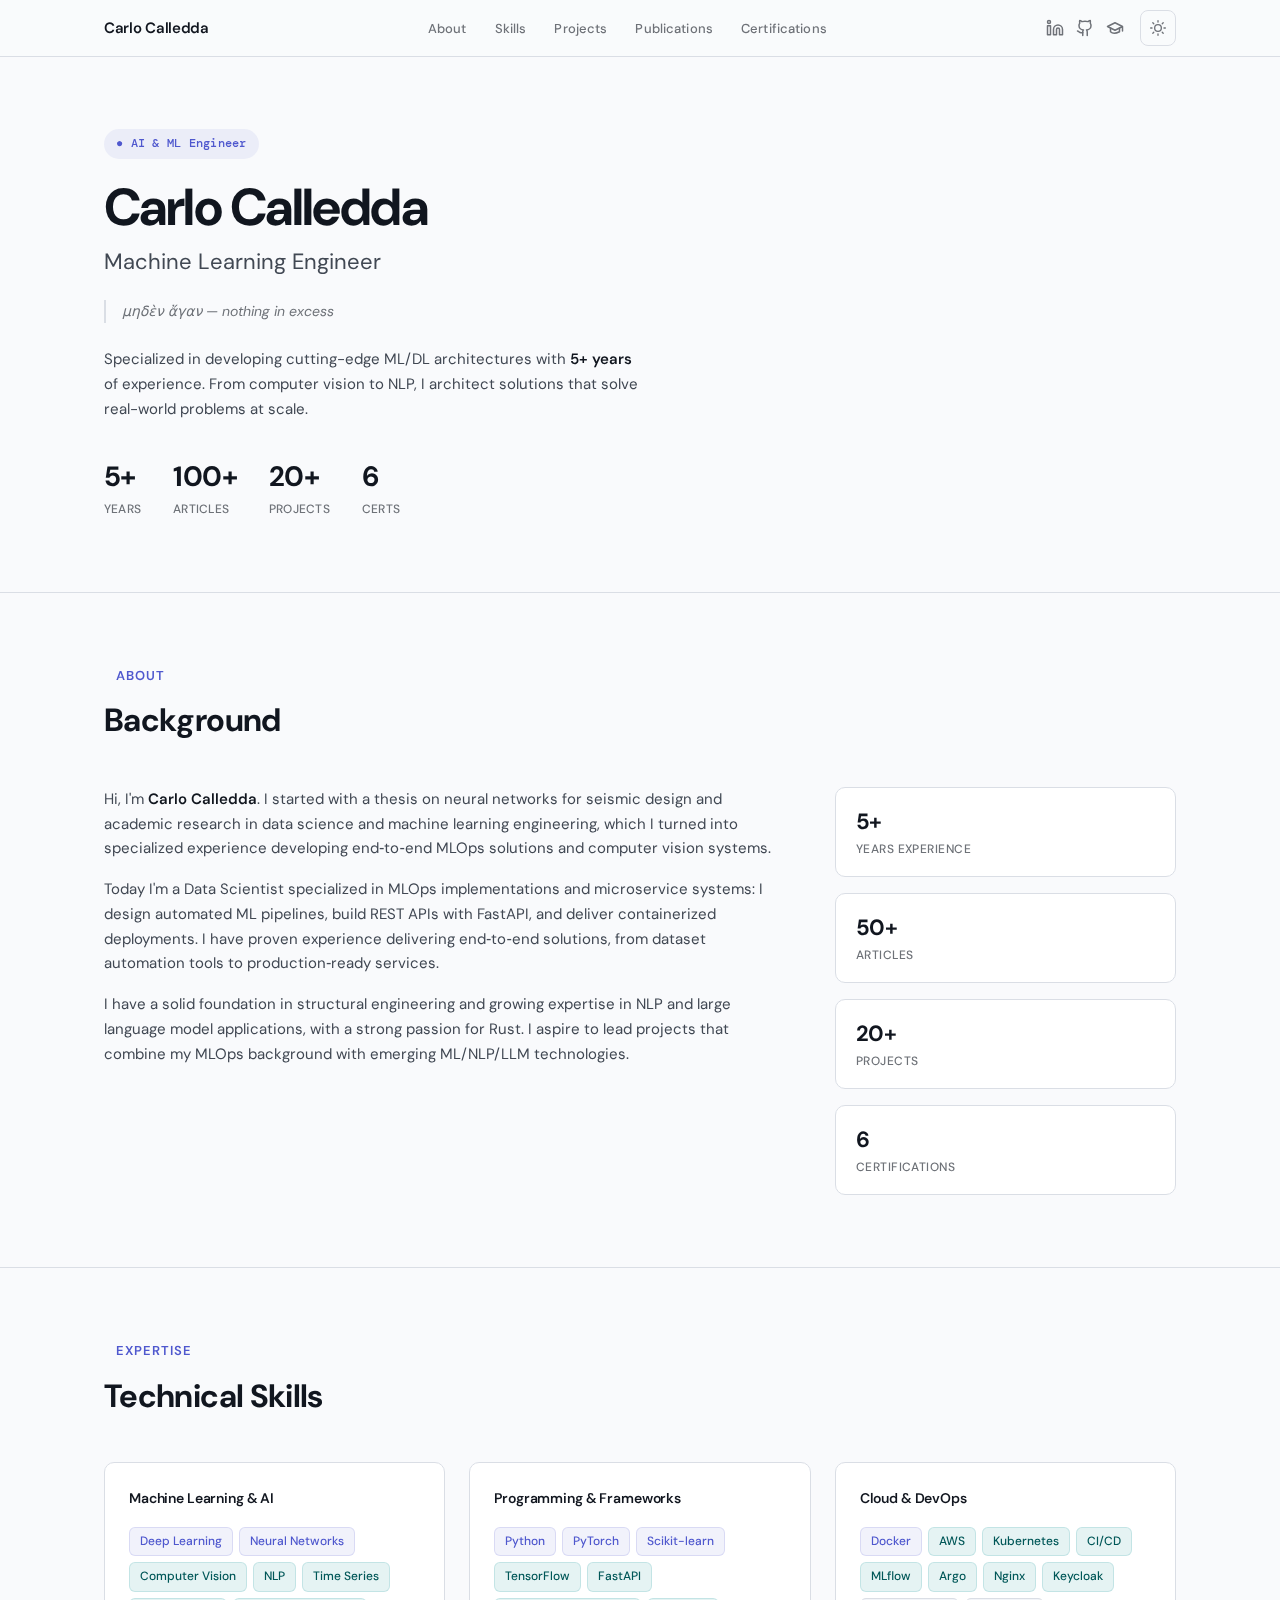
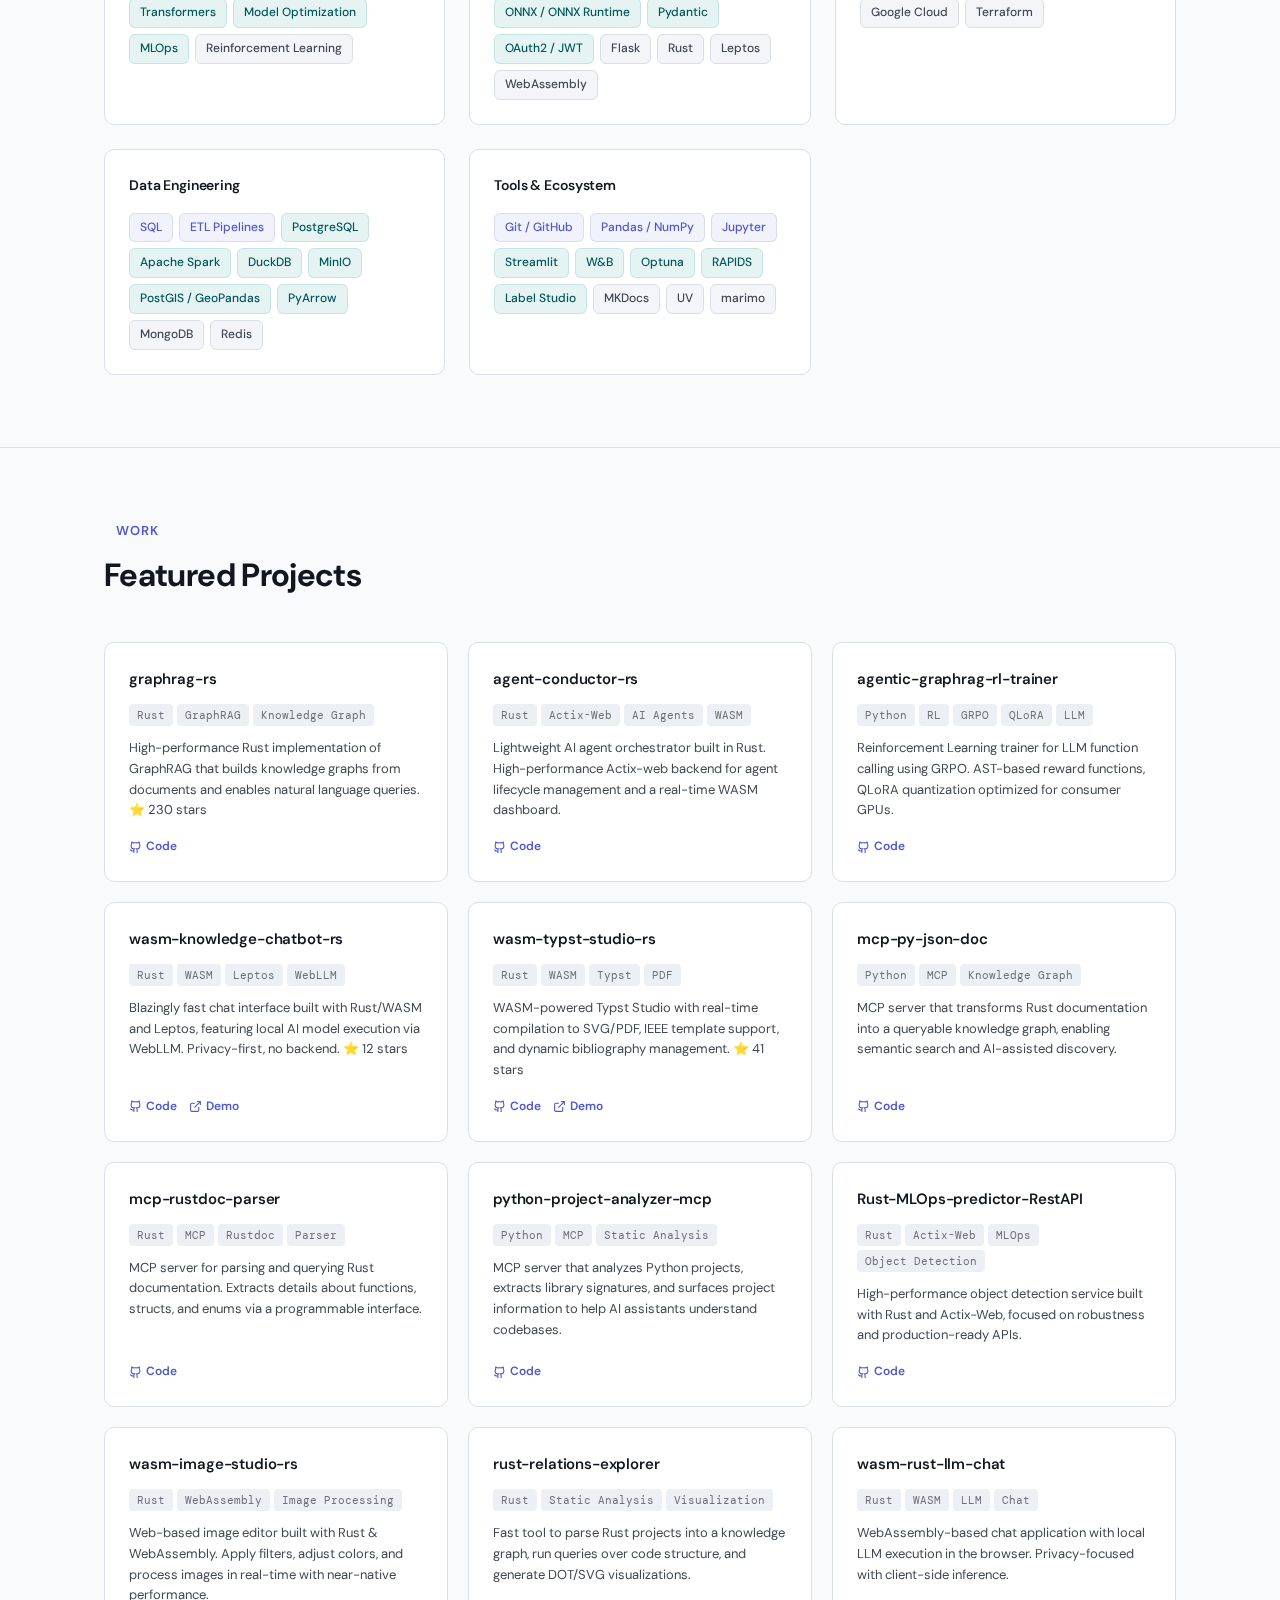
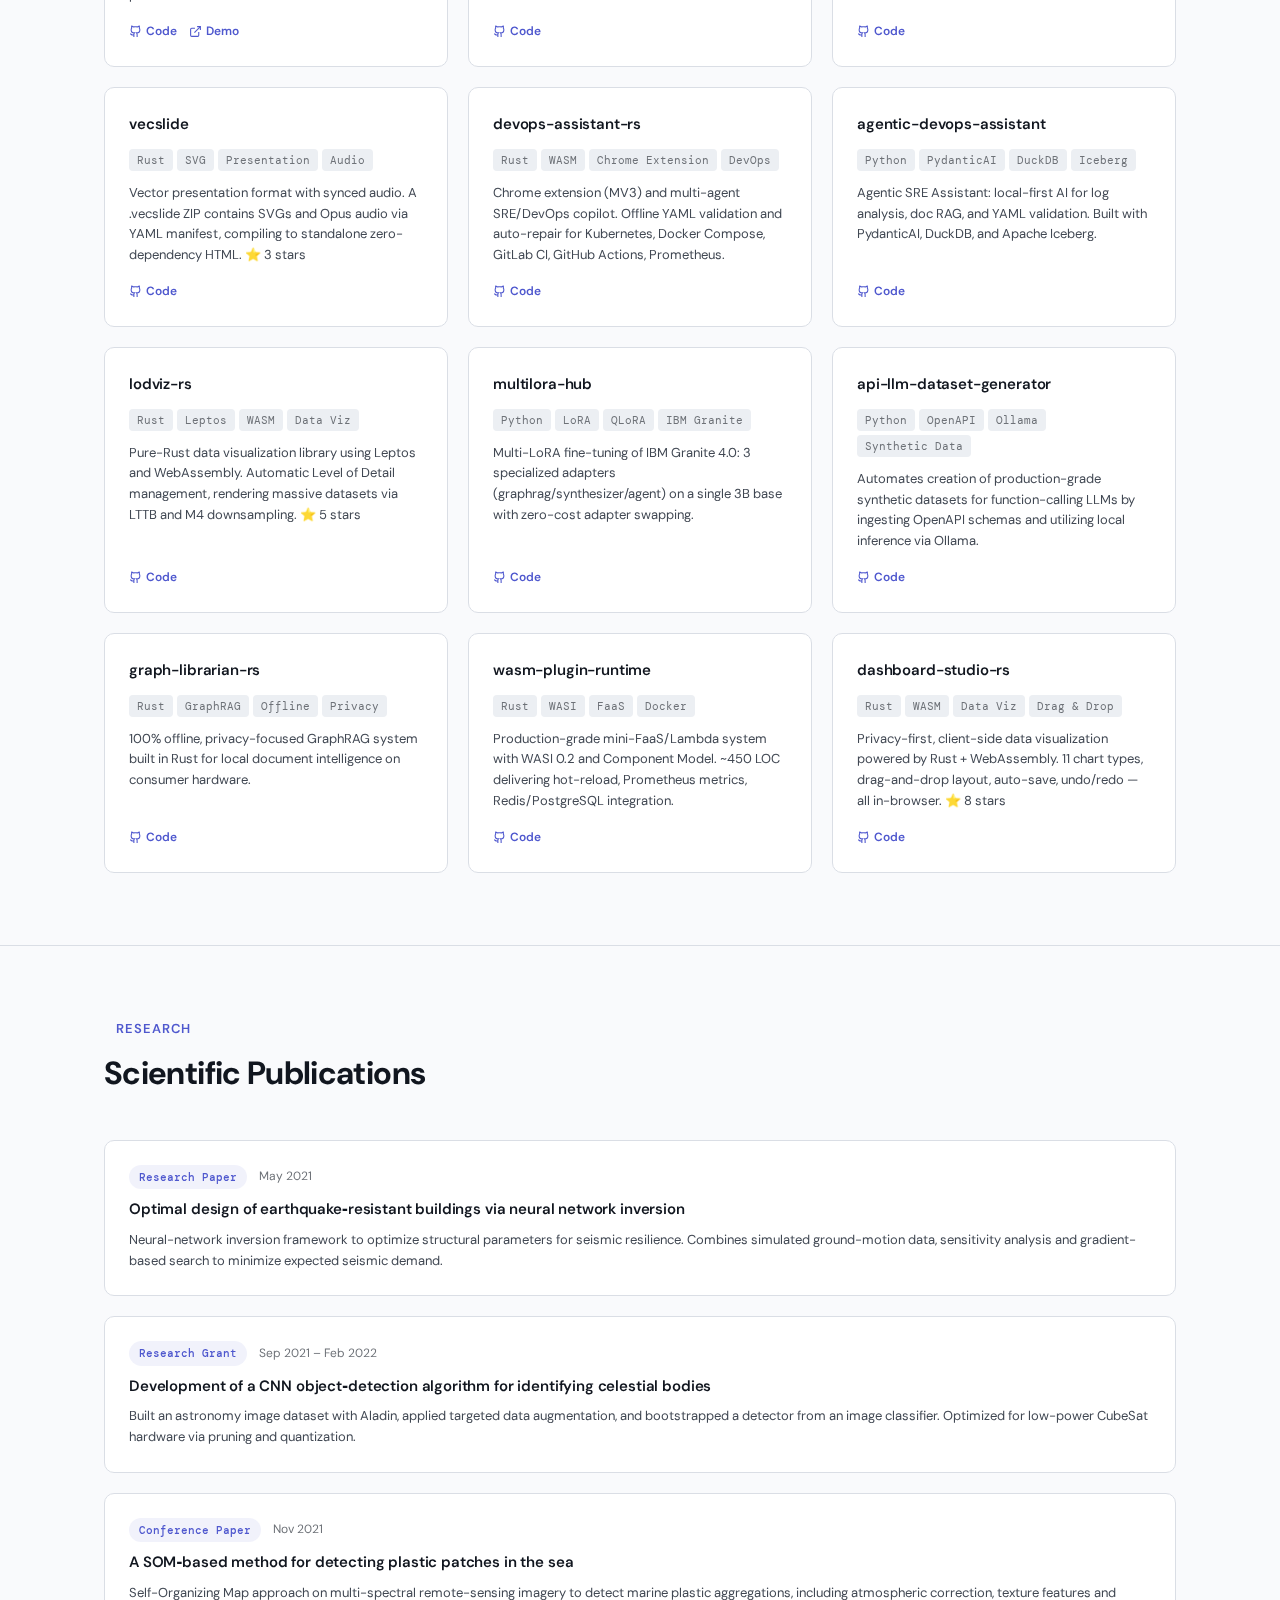
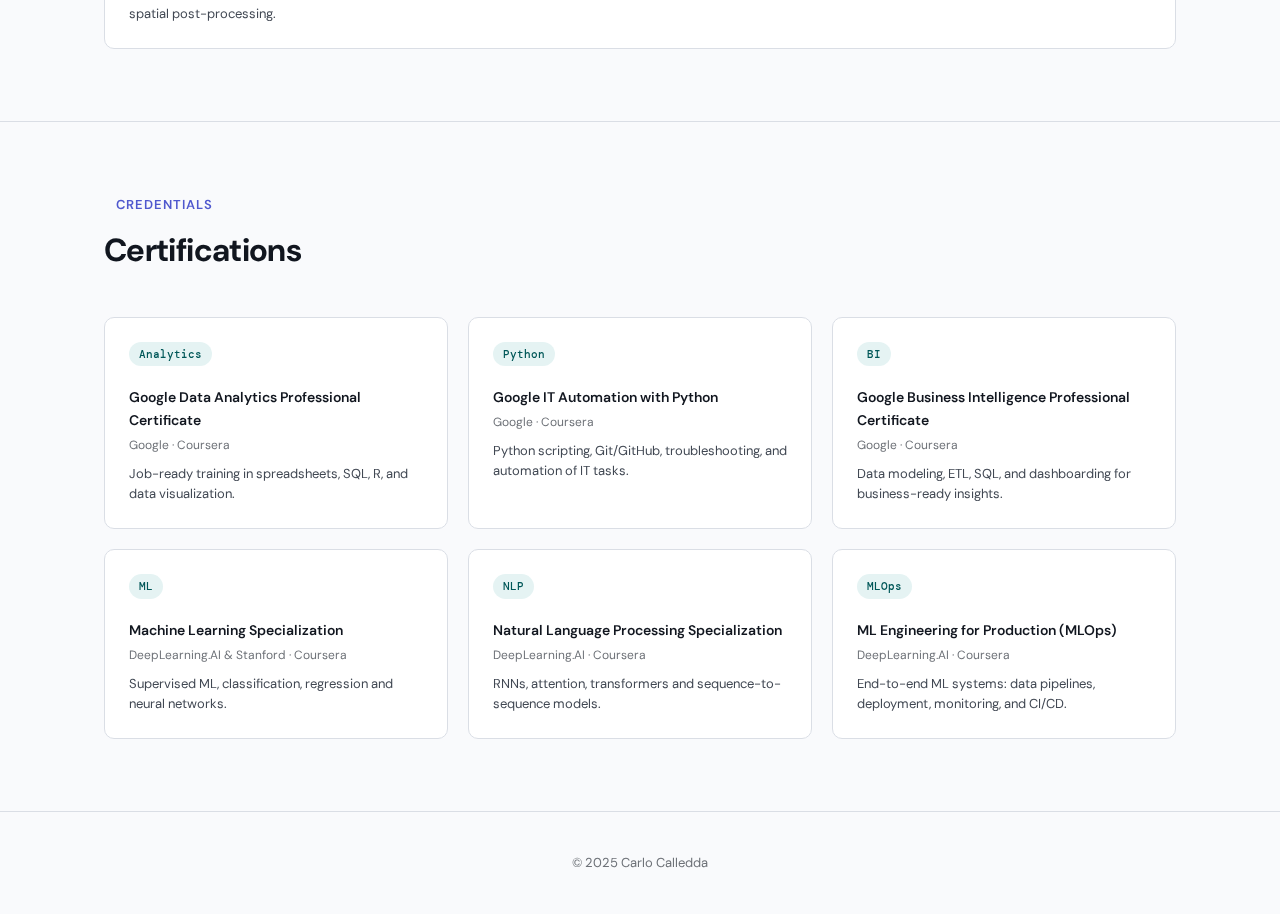
<file: index.html>
<!DOCTYPE html>
<html lang="en">
<head>
<meta charset="UTF-8">
<meta name="viewport" content="width=device-width, initial-scale=1.0">
<title>Carlo Calledda — ML Engineer</title>
<meta name="description" content="Portfolio of Carlo Calledda, AI & Machine Learning Engineer">
<link rel="preconnect" href="https://fonts.googleapis.com">
<link rel="preconnect" href="https://fonts.gstatic.com" crossorigin>
<link href="https://fonts.googleapis.com/css2?family=DM+Sans:ital,opsz,wght@0,9..40,300;0,9..40,400;0,9..40,500;0,9..40,600;0,9..40,700;1,9..40,400&family=DM+Mono:wght@400;500&display=swap" rel="stylesheet">
<style>
/* ── Reset ── */
*,*::before,*::after{margin:0;padding:0;box-sizing:border-box}
html{scroll-behavior:smooth;-webkit-text-size-adjust:100%}

/* ── Palette LLM — Light (default) ── */
:root{
  --pri:oklch(0.52 0.18 275);
  --pri-light:oklch(0.62 0.14 275);
  --pri-fade:oklch(0.52 0.18 275 / 0.08);
  --sec:oklch(0.45 0.04 250);
  --acc:oklch(0.58 0.12 195);
  --acc-light:oklch(0.58 0.12 195 / 0.10);
  --fg:oklch(0.20 0.02 260);
  --fg2:oklch(0.40 0.02 260);
  --fg3:oklch(0.55 0.01 260);
  --bg:oklch(0.985 0.003 260);
  --bg2:oklch(0.97 0.005 260);
  --bg3:oklch(0.95 0.007 260);
  --border:oklch(0.90 0.01 260);
  --card:white;
  --nav-bg:oklch(0.985 0.003 260 / 0.85);
  --font: 'DM Sans', system-ui, -apple-system, sans-serif;
  --mono: 'DM Mono', 'SF Mono', monospace;
  --max: 1120px;
  --r: 10px;
}
/* ── Dark mode ── */
[data-theme="dark"]{
  --pri:oklch(0.68 0.16 275);
  --pri-light:oklch(0.75 0.12 275);
  --pri-fade:oklch(0.68 0.16 275 / 0.12);
  --acc:oklch(0.68 0.12 195);
  --acc-light:oklch(0.68 0.12 195 / 0.12);
  --fg:oklch(0.93 0.005 260);
  --fg2:oklch(0.75 0.01 260);
  --fg3:oklch(0.58 0.01 260);
  --bg:oklch(0.13 0.01 260);
  --bg2:oklch(0.16 0.012 260);
  --bg3:oklch(0.19 0.014 260);
  --border:oklch(0.24 0.015 260);
  --card:oklch(0.17 0.012 260);
  --nav-bg:oklch(0.13 0.01 260 / 0.88);
}

html{color-scheme:light}
[data-theme="dark"]{color-scheme:dark}
body{transition:background-color .3s,color .3s;

  font-family:var(--font);
  background:var(--bg);
  color:var(--fg);
  line-height:1.65;
  font-size:16px;
  -webkit-font-smoothing:antialiased;
}

a{color:var(--pri);text-decoration:none;transition:color .2s}
a:hover{color:var(--pri-light)}
img{display:block;max-width:100%}

/* ── Layout ── */
.w{max-width:var(--max);margin:0 auto;padding:0 24px}

/* ── Nav ── */
nav{
  position:sticky;top:0;z-index:100;
  background:var(--nav-bg);
  backdrop-filter:blur(16px);
  border-bottom:1px solid var(--border);
}
.nav-inner{
  display:flex;align-items:center;justify-content:space-between;
  height:56px;
}
.nav-logo{font-weight:600;font-size:15px;color:var(--fg);letter-spacing:-0.02em}
.nav-links{display:flex;gap:28px;list-style:none}
.nav-links a{font-size:13px;font-weight:500;color:var(--fg3);letter-spacing:0.01em;transition:color .2s}
.nav-links a:hover{color:var(--fg)}
.nav-right{display:flex;align-items:center;gap:16px}
.nav-social{display:flex;gap:12px}
.nav-social a{
  color:var(--fg3);display:flex;align-items:center;
  transition:color .2s;
}
.nav-social a:hover{color:var(--pri)}
.nav-social svg{width:18px;height:18px}

/* ── Theme toggle ── */
.theme-toggle{
  background:none;border:1px solid var(--border);border-radius:8px;
  width:36px;height:36px;cursor:pointer;display:flex;align-items:center;justify-content:center;
  color:var(--fg3);transition:color .2s,border-color .2s;
}
.theme-toggle:hover{color:var(--fg);border-color:var(--fg3)}
.theme-toggle svg{width:16px;height:16px}
.theme-toggle .icon-moon{display:none}
[data-theme="dark"] .theme-toggle .icon-sun{display:none}
[data-theme="dark"] .theme-toggle .icon-moon{display:block}

/* ── Hero ── */
.hero-section{padding:0;border-top:none}
.hero-section + section{border-top:1px solid var(--border)}
.hero{
  padding:72px 0;
  max-width:var(--max);margin:0 auto;padding-left:24px;padding-right:24px;
}
.hero-badge{
  display:inline-flex;align-items:center;gap:6px;
  font-family:var(--mono);font-size:12px;font-weight:500;
  color:var(--pri);background:var(--pri-fade);
  padding:5px 12px;border-radius:100px;margin-bottom:20px;
  letter-spacing:0.02em;
}
.hero h1{
  font-size:clamp(36px, 5vw, 52px);font-weight:700;
  line-height:1.1;letter-spacing:-0.03em;color:var(--fg);
  margin-bottom:8px;
}
.hero-title{
  font-size:clamp(18px, 2.5vw, 22px);font-weight:400;
  color:var(--fg2);margin-bottom:20px;display:block;
}
.hero-quote{
  font-style:italic;color:var(--fg3);font-size:14px;
  margin-bottom:24px;padding-left:16px;
  border-left:2px solid var(--border);
}
.hero p{color:var(--fg2);font-size:15px;max-width:540px;margin-bottom:32px}
.hero p strong{color:var(--fg);font-weight:600}

.hero-stats{display:flex;gap:32px}
.hero-stat{text-align:left}
.hero-stat-num{font-size:28px;font-weight:700;color:var(--fg);letter-spacing:-0.02em}
.hero-stat-label{font-size:12px;color:var(--fg3);letter-spacing:0.02em;text-transform:uppercase;font-weight:500}


/* ── Section ── */
section{padding:72px 0}
section + section{border-top:1px solid var(--border)}
.sec-title{
  font-size:13px;font-weight:600;text-transform:uppercase;letter-spacing:0.08em;
  color:var(--pri);margin-bottom:8px;
}
.sec-heading{
  font-size:clamp(24px, 3vw, 32px);font-weight:700;letter-spacing:-0.02em;
  margin-bottom:40px;color:var(--fg);
}

/* ── About ── */
.about-content{
  display:grid;grid-template-columns:2fr 1fr;gap:48px;align-items:start;
}
.about-text{color:var(--fg2);font-size:15px}
.about-text p + p{margin-top:16px}
.about-text strong{color:var(--fg);font-weight:600}
.about-sidebar{display:flex;flex-direction:column;gap:16px}
.about-stat{
  padding:16px 20px;background:var(--card);border:1px solid var(--border);border-radius:var(--r);
  transition:border-color .2s;
}
.about-stat:hover{border-color:var(--pri-light)}
.about-stat-num{font-size:22px;font-weight:700;color:var(--fg);letter-spacing:-0.02em}
.about-stat-label{font-size:12px;color:var(--fg3);text-transform:uppercase;letter-spacing:0.04em;font-weight:500}

/* ── Skills ── */
.skills-grid{display:grid;grid-template-columns:repeat(auto-fill,minmax(320px,1fr));gap:24px}
.skill-group{
  padding:24px;background:var(--card);border:1px solid var(--border);border-radius:var(--r);
  transition:border-color .2s;
}
.skill-group:hover{border-color:var(--pri-light)}
.skill-group h3{font-size:14px;font-weight:600;color:var(--fg);margin-bottom:16px;letter-spacing:-0.01em}
.tags{display:flex;flex-wrap:wrap;gap:6px}
.tag{
  font-size:12px;font-weight:500;padding:4px 10px;border-radius:6px;
  background:var(--bg2);color:var(--fg2);border:1px solid var(--border);
  transition:all .2s;
}
.tag.expert{background:var(--pri-fade);color:var(--pri);border-color:oklch(0.52 0.18 275 / 0.15)}
.tag.adv{background:var(--acc-light);color:oklch(0.40 0.10 195);border-color:oklch(0.58 0.12 195 / 0.15)}

/* ── Projects ── */
.projects-grid{display:grid;grid-template-columns:repeat(auto-fill,minmax(340px,1fr));gap:20px}
.proj{
  padding:24px;background:var(--card);border:1px solid var(--border);border-radius:var(--r);
  display:flex;flex-direction:column;gap:12px;transition:border-color .2s,box-shadow .2s;
}
.proj:hover{border-color:var(--pri-light);box-shadow:0 2px 16px oklch(0.52 0.18 275 / 0.06)}
.proj h3{font-size:15px;font-weight:600;color:var(--fg);letter-spacing:-0.01em}
.proj p{font-size:13px;color:var(--fg2);line-height:1.6;flex:1}
.proj-tags{display:flex;flex-wrap:wrap;gap:4px}
.proj-tag{
  font-family:var(--mono);font-size:11px;padding:2px 8px;border-radius:4px;
  background:var(--bg3);color:var(--fg3);
}
.proj-links{display:flex;gap:12px;margin-top:4px}
.proj-links a{
  font-size:12px;font-weight:600;color:var(--pri);
  display:inline-flex;align-items:center;gap:4px;
  transition:color .2s;
}
.proj-links a:hover{color:var(--pri-light)}
.proj-links svg{width:13px;height:13px}

/* ── Publications ── */
.pubs{display:flex;flex-direction:column;gap:20px}
.pub{
  padding:24px;background:var(--card);border:1px solid var(--border);border-radius:var(--r);
  transition:border-color .2s;
}
.pub:hover{border-color:var(--pri-light)}
.pub-meta{display:flex;gap:12px;align-items:center;margin-bottom:8px}
.pub-type{
  font-family:var(--mono);font-size:11px;font-weight:500;
  background:var(--pri-fade);color:var(--pri);padding:3px 10px;border-radius:100px;
}
.pub-date{font-size:12px;color:var(--fg3)}
.pub h3{font-size:15px;font-weight:600;color:var(--fg);margin-bottom:8px;letter-spacing:-0.01em}
.pub p{font-size:13px;color:var(--fg2);line-height:1.6}

/* ── Certs ── */
.certs-grid{display:grid;grid-template-columns:repeat(auto-fill,minmax(320px,1fr));gap:20px}
.cert{
  padding:24px;background:var(--card);border:1px solid var(--border);border-radius:var(--r);
  transition:border-color .2s;
}
.cert:hover{border-color:var(--pri-light)}
.cert-badge{
  display:inline-block;font-family:var(--mono);font-size:11px;font-weight:500;
  background:var(--acc-light);color:oklch(0.40 0.10 195);
  padding:3px 10px;border-radius:100px;margin-bottom:12px;
}
.cert h3{font-size:14px;font-weight:600;color:var(--fg);margin-bottom:4px}
.cert-issuer{font-size:12px;color:var(--fg3);margin-bottom:8px}
.cert p{font-size:13px;color:var(--fg2);line-height:1.55}

/* ── Footer ── */
footer{
  padding:40px 0;border-top:1px solid var(--border);
  text-align:center;
}
footer p{font-size:13px;color:var(--fg3)}

/* ── Micro-animations ── */

/* Subtle dot-grid background */
body::before{
  content:'';position:fixed;inset:0;z-index:-1;pointer-events:none;
  background-image:radial-gradient(var(--fg3) .6px, transparent .6px);
  background-size:24px 24px;
  opacity:.08;
  transition:opacity .3s;
}
[data-theme="dark"] body::before{opacity:.06}

/* Nav link hover underline slide */
.nav-links a{position:relative}
.nav-links a::after{
  content:'';position:absolute;bottom:-2px;left:0;width:0;height:1.5px;
  background:var(--pri);border-radius:1px;
  transition:width .25s cubic-bezier(.4,0,.2,1);
}
.nav-links a:hover::after{width:100%}

/* Hero badge subtle pulse */
.hero-badge{animation:badge-glow 3s ease-in-out infinite}
@keyframes badge-glow{
  0%,100%{box-shadow:0 0 0 0 var(--pri-fade)}
  50%{box-shadow:0 0 0 8px transparent}
}

/* Hero stat hover lift */
.hero-stat{transition:transform .2s ease}
.hero-stat:hover{transform:translateY(-2px)}

/* Cards: lift + shadow on hover */
.about-stat,.skill-group,.proj,.pub,.cert{
  transition:border-color .2s, box-shadow .25s cubic-bezier(.4,0,.2,1), transform .25s cubic-bezier(.4,0,.2,1);
}
.about-stat:hover,.skill-group:hover,.pub:hover,.cert:hover{
  transform:translateY(-3px);
  box-shadow:0 8px 24px oklch(0.52 0.18 275 / 0.07);
}
.proj:hover{
  transform:translateY(-3px);
  box-shadow:0 8px 24px oklch(0.52 0.18 275 / 0.07);
}
[data-theme="dark"] .about-stat:hover,[data-theme="dark"] .skill-group:hover,
[data-theme="dark"] .pub:hover,[data-theme="dark"] .cert:hover,
[data-theme="dark"] .proj:hover{
  box-shadow:0 8px 24px oklch(0.68 0.16 275 / 0.12);
}

/* Tags micro-scale on hover */
.tag{transition:all .15s ease}
.tag:hover{transform:scale(1.06)}
.proj-tag{transition:background .15s ease,color .15s ease}
.proj-tag:hover{background:var(--pri-fade);color:var(--pri)}

/* Section headings: border-left accent slide-in */
.sec-title{position:relative;padding-left:12px}
.sec-title::before{
  content:'';position:absolute;left:0;top:0;bottom:0;width:3px;
  background:var(--pri);border-radius:2px;
  transform:scaleY(0);transform-origin:bottom;
  animation:sec-line .4s cubic-bezier(.4,0,.2,1) forwards;
}
@keyframes sec-line{to{transform:scaleY(1)}}

/* Fade-in on scroll (pure CSS using animation-timeline where supported, fallback: just visible) */
@keyframes fade-up{
  from{opacity:0;transform:translateY(16px)}
  to{opacity:1;transform:translateY(0)}
}
section > .w > *{animation:fade-up .5s cubic-bezier(.4,0,.2,1) both}
section:nth-of-type(1) > .w > *{animation-delay:0s}
section:nth-of-type(2) > .w > *{animation-delay:.05s}
section:nth-of-type(3) > .w > *{animation-delay:.08s}
section:nth-of-type(4) > .w > *{animation-delay:.1s}
section:nth-of-type(5) > .w > *{animation-delay:.12s}

/* Theme toggle spin */
.theme-toggle{transition:color .2s,border-color .2s,transform .3s cubic-bezier(.4,0,.2,1)}
.theme-toggle:active{transform:rotate(30deg) scale(.9)}

/* Project link arrow nudge */
.proj-links a svg{transition:transform .2s ease}
.proj-links a:hover svg{transform:translateX(2px)}

/* Cert badge shimmer */
.cert-badge{position:relative;overflow:hidden}
.cert-badge::after{
  content:'';position:absolute;top:0;left:-100%;width:50%;height:100%;
  background:linear-gradient(90deg,transparent,oklch(1 0 0 / .15),transparent);
  transition:none;
}
.cert:hover .cert-badge::after{
  animation:shimmer .6s ease forwards;
}
@keyframes shimmer{to{left:150%}}

/* Pub type pill hover */
.pub-type{transition:background .2s,transform .15s}
.pub:hover .pub-type{transform:scale(1.04)}

/* ── Mobile ── */
@media(max-width:768px){
  .hero{padding:48px 0 40px}
  body::before{background-size:20px 20px}
  .hero-stats{justify-content:center;flex-wrap:wrap;gap:24px}
  .hero p{margin-left:auto;margin-right:auto}
  .hero-quote{text-align:left}
  .about-content{grid-template-columns:1fr}
  .nav-links{display:none}
  .projects-grid,.certs-grid{grid-template-columns:1fr}
  .skills-grid{grid-template-columns:1fr}
  section{padding:48px 0}
}
@media(max-width:480px){
  .hero h1{font-size:32px}
  .hero-stats{gap:16px}
}
</style>
</head>
<body>

<!-- Nav -->
<nav>
<div class="w nav-inner">
  <span class="nav-logo">Carlo Calledda</span>
  <ul class="nav-links">
    <li><a href="#about">About</a></li>
    <li><a href="#skills">Skills</a></li>
    <li><a href="#projects">Projects</a></li>
    <li><a href="#publications">Publications</a></li>
    <li><a href="#certifications">Certifications</a></li>
  </ul>
  <div class="nav-right">
    <div class="nav-social">
      <a href="https://www.linkedin.com/in/carlo-calledda/" target="_blank" rel="noopener" aria-label="LinkedIn">
        <svg viewBox="0 0 24 24" fill="none" stroke="currentColor" stroke-width="2" stroke-linecap="round" stroke-linejoin="round"><path d="M16 8a6 6 0 0 1 6 6v7h-4v-7a2 2 0 0 0-2-2 2 2 0 0 0-2 2v7h-4v-7a6 6 0 0 1 6-6z"/><rect x="2" y="9" width="4" height="12"/><circle cx="4" cy="4" r="2"/></svg>
      </a>
      <a href="https://github.com/automataIA" target="_blank" rel="noopener" aria-label="GitHub">
        <svg viewBox="0 0 24 24" fill="none" stroke="currentColor" stroke-width="2" stroke-linecap="round" stroke-linejoin="round"><path d="M15 22v-4a4.8 4.8 0 0 0-1-3.5c3 0 6-2 6-5.5.08-1.25-.27-2.48-1-3.5.28-1.15.28-2.35 0-3.5 0 0-1 0-3 1.5-2.64-.5-5.36-.5-8 0C6 2 5 2 5 2c-.3 1.15-.3 2.35 0 3.5A5.403 5.403 0 0 0 4 9c0 3.5 3 5.5 6 5.5-.39.49-.68 1.05-.85 1.65-.17.6-.22 1.23-.15 1.85v4"/><path d="M9 18c-4.51 2-5-2-7-2"/></svg>
      </a>
      <a href="https://www.researchgate.net/profile/Carlo-Calledda" target="_blank" rel="noopener" aria-label="ResearchGate">
        <svg viewBox="0 0 24 24" fill="none" stroke="currentColor" stroke-width="2" stroke-linecap="round" stroke-linejoin="round"><path d="M22 10v6M2 10l10-5 10 5-10 5z"/><path d="M6 12v5c3 3 6 3 12 0v-5"/></svg>
      </a>
    </div>
    <button class="theme-toggle" onclick="var h=document.documentElement,d=h.getAttribute('data-theme')==='dark';h.setAttribute('data-theme',d?'light':'dark');localStorage.setItem('theme',d?'light':'dark')" aria-label="Toggle theme">
      <svg class="icon-sun" viewBox="0 0 24 24" fill="none" stroke="currentColor" stroke-width="2" stroke-linecap="round" stroke-linejoin="round"><circle cx="12" cy="12" r="5"/><line x1="12" y1="1" x2="12" y2="3"/><line x1="12" y1="21" x2="12" y2="23"/><line x1="4.22" y1="4.22" x2="5.64" y2="5.64"/><line x1="18.36" y1="18.36" x2="19.78" y2="19.78"/><line x1="1" y1="12" x2="3" y2="12"/><line x1="21" y1="12" x2="23" y2="12"/><line x1="4.22" y1="19.78" x2="5.64" y2="18.36"/><line x1="18.36" y1="5.64" x2="19.78" y2="4.22"/></svg>
      <svg class="icon-moon" viewBox="0 0 24 24" fill="none" stroke="currentColor" stroke-width="2" stroke-linecap="round" stroke-linejoin="round"><path d="M21 12.79A9 9 0 1 1 11.21 3 7 7 0 0 0 21 12.79z"/></svg>
    </button>
  </div>
</div>
</nav>

<!-- Hero -->
<section class="hero-section">
<header class="w hero">
  <div class="hero-badge">● AI &amp; ML Engineer</div>
  <h1>Carlo Calledda</h1>
  <span class="hero-title">Machine Learning Engineer</span>
  <div class="hero-quote">μηδὲν ἄγαν — nothing in excess</div>
  <p>Specialized in developing cutting-edge ML/DL architectures with <strong>5+ years</strong> of experience. From computer vision to NLP, I architect solutions that solve real-world problems at scale.</p>
  <div class="hero-stats">
    <div class="hero-stat"><div class="hero-stat-num">5+</div><div class="hero-stat-label">Years</div></div>
    <a href="https://autognosi.medium.com/" target="_blank" rel="noopener" class="hero-stat" style="text-decoration:none;color:inherit"><div class="hero-stat-num">100+</div><div class="hero-stat-label">Articles</div></a>
    <div class="hero-stat"><div class="hero-stat-num">20+</div><div class="hero-stat-label">Projects</div></div>
    <div class="hero-stat"><div class="hero-stat-num">6</div><div class="hero-stat-label">Certs</div></div>
  </div>
</header>
</section>

<!-- About -->
<section id="about">
<div class="w">
  <div class="sec-title">About</div>
  <h2 class="sec-heading">Background</h2>
  <div class="about-content">
    <div class="about-text">
      <p>Hi, I'm <strong>Carlo Calledda</strong>. I started with a thesis on neural networks for seismic design and academic research in data science and machine learning engineering, which I turned into specialized experience developing end‑to‑end MLOps solutions and computer vision systems.</p>
      <p>Today I'm a Data Scientist specialized in MLOps implementations and microservice systems: I design automated ML pipelines, build REST APIs with FastAPI, and deliver containerized deployments. I have proven experience delivering end‑to‑end solutions, from dataset automation tools to production‑ready services.</p>
      <p>I have a solid foundation in structural engineering and growing expertise in NLP and large language model applications, with a strong passion for Rust. I aspire to lead projects that combine my MLOps background with emerging ML/NLP/LLM technologies.</p>
    </div>
    <div class="about-sidebar">
      <div class="about-stat"><div class="about-stat-num">5+</div><div class="about-stat-label">Years experience</div></div>
      <div class="about-stat"><div class="about-stat-num">50+</div><div class="about-stat-label">Articles</div></div>
      <div class="about-stat"><div class="about-stat-num">20+</div><div class="about-stat-label">Projects</div></div>
      <div class="about-stat"><div class="about-stat-num">6</div><div class="about-stat-label">Certifications</div></div>
    </div>
  </div>
</div>
</section>

<!-- Skills -->
<section id="skills">
<div class="w">
  <div class="sec-title">Expertise</div>
  <h2 class="sec-heading">Technical Skills</h2>
  <div class="skills-grid">
    <div class="skill-group">
      <h3>Machine Learning &amp; AI</h3>
      <div class="tags">
        <span class="tag expert">Deep Learning</span>
        <span class="tag expert">Neural Networks</span>
        <span class="tag adv">Computer Vision</span>
        <span class="tag adv">NLP</span>
        <span class="tag adv">Time Series</span>
        <span class="tag adv">Transformers</span>
        <span class="tag adv">Model Optimization</span>
        <span class="tag adv">MLOps</span>
        <span class="tag">Reinforcement Learning</span>
      </div>
    </div>
    <div class="skill-group">
      <h3>Programming &amp; Frameworks</h3>
      <div class="tags">
        <span class="tag expert">Python</span>
        <span class="tag expert">PyTorch</span>
        <span class="tag expert">Scikit-learn</span>
        <span class="tag adv">TensorFlow</span>
        <span class="tag adv">FastAPI</span>
        <span class="tag adv">ONNX / ONNX Runtime</span>
        <span class="tag adv">Pydantic</span>
        <span class="tag adv">OAuth2 / JWT</span>
        <span class="tag">Flask</span>
        <span class="tag">Rust</span>
        <span class="tag">Leptos</span>
        <span class="tag">WebAssembly</span>
      </div>
    </div>
    <div class="skill-group">
      <h3>Cloud &amp; DevOps</h3>
      <div class="tags">
        <span class="tag expert">Docker</span>
        <span class="tag adv">AWS</span>
        <span class="tag adv">Kubernetes</span>
        <span class="tag adv">CI/CD</span>
        <span class="tag adv">MLflow</span>
        <span class="tag adv">Argo</span>
        <span class="tag adv">Nginx</span>
        <span class="tag adv">Keycloak</span>
        <span class="tag">Google Cloud</span>
        <span class="tag">Terraform</span>
      </div>
    </div>
    <div class="skill-group">
      <h3>Data Engineering</h3>
      <div class="tags">
        <span class="tag expert">SQL</span>
        <span class="tag expert">ETL Pipelines</span>
        <span class="tag adv">PostgreSQL</span>
        <span class="tag adv">Apache Spark</span>
        <span class="tag adv">DuckDB</span>
        <span class="tag adv">MinIO</span>
        <span class="tag adv">PostGIS / GeoPandas</span>
        <span class="tag adv">PyArrow</span>
        <span class="tag">MongoDB</span>
        <span class="tag">Redis</span>
      </div>
    </div>
    <div class="skill-group">
      <h3>Tools &amp; Ecosystem</h3>
      <div class="tags">
        <span class="tag expert">Git / GitHub</span>
        <span class="tag expert">Pandas / NumPy</span>
        <span class="tag expert">Jupyter</span>
        <span class="tag adv">Streamlit</span>
        <span class="tag adv">W&amp;B</span>
        <span class="tag adv">Optuna</span>
        <span class="tag adv">RAPIDS</span>
        <span class="tag adv">Label Studio</span>
        <span class="tag">MKDocs</span>
        <span class="tag">UV</span>
        <span class="tag">marimo</span>
      </div>
    </div>
  </div>
</div>
</section>

<!-- Projects -->
<section id="projects">
<div class="w">
  <div class="sec-title">Work</div>
  <h2 class="sec-heading">Featured Projects</h2>
  <div class="projects-grid">

    <div class="proj">
      <h3>graphrag-rs</h3>
      <div class="proj-tags"><span class="proj-tag">Rust</span><span class="proj-tag">GraphRAG</span><span class="proj-tag">Knowledge Graph</span></div>
      <p>High-performance Rust implementation of GraphRAG that builds knowledge graphs from documents and enables natural language queries. ⭐ 230 stars</p>
      <div class="proj-links"><a href="https://github.com/automataIA/graphrag-rs" target="_blank" rel="noopener"><svg viewBox="0 0 24 24" fill="none" stroke="currentColor" stroke-width="2"><path d="M15 22v-4a4.8 4.8 0 0 0-1-3.5c3 0 6-2 6-5.5.08-1.25-.27-2.48-1-3.5.28-1.15.28-2.35 0-3.5 0 0-1 0-3 1.5-2.64-.5-5.36-.5-8 0C6 2 5 2 5 2c-.3 1.15-.3 2.35 0 3.5A5.403 5.403 0 0 0 4 9c0 3.5 3 5.5 6 5.5-.39.49-.68 1.05-.85 1.65-.17.6-.22 1.23-.15 1.85v4"/><path d="M9 18c-4.51 2-5-2-7-2"/></svg> Code</a></div>
    </div>

    <div class="proj">
      <h3>agent-conductor-rs</h3>
      <div class="proj-tags"><span class="proj-tag">Rust</span><span class="proj-tag">Actix-Web</span><span class="proj-tag">AI Agents</span><span class="proj-tag">WASM</span></div>
      <p>Lightweight AI agent orchestrator built in Rust. High-performance Actix-web backend for agent lifecycle management and a real-time WASM dashboard.</p>
      <div class="proj-links"><a href="https://github.com/automataIA/agent-conductor-rs" target="_blank" rel="noopener"><svg viewBox="0 0 24 24" fill="none" stroke="currentColor" stroke-width="2"><path d="M15 22v-4a4.8 4.8 0 0 0-1-3.5c3 0 6-2 6-5.5.08-1.25-.27-2.48-1-3.5.28-1.15.28-2.35 0-3.5 0 0-1 0-3 1.5-2.64-.5-5.36-.5-8 0C6 2 5 2 5 2c-.3 1.15-.3 2.35 0 3.5A5.403 5.403 0 0 0 4 9c0 3.5 3 5.5 6 5.5-.39.49-.68 1.05-.85 1.65-.17.6-.22 1.23-.15 1.85v4"/><path d="M9 18c-4.51 2-5-2-7-2"/></svg> Code</a></div>
    </div>

    <div class="proj">
      <h3>agentic-graphrag-rl-trainer</h3>
      <div class="proj-tags"><span class="proj-tag">Python</span><span class="proj-tag">RL</span><span class="proj-tag">GRPO</span><span class="proj-tag">QLoRA</span><span class="proj-tag">LLM</span></div>
      <p>Reinforcement Learning trainer for LLM function calling using GRPO. AST-based reward functions, QLoRA quantization optimized for consumer GPUs.</p>
      <div class="proj-links"><a href="https://github.com/automataIA/agentic-graphrag-rl-trainer" target="_blank" rel="noopener"><svg viewBox="0 0 24 24" fill="none" stroke="currentColor" stroke-width="2"><path d="M15 22v-4a4.8 4.8 0 0 0-1-3.5c3 0 6-2 6-5.5.08-1.25-.27-2.48-1-3.5.28-1.15.28-2.35 0-3.5 0 0-1 0-3 1.5-2.64-.5-5.36-.5-8 0C6 2 5 2 5 2c-.3 1.15-.3 2.35 0 3.5A5.403 5.403 0 0 0 4 9c0 3.5 3 5.5 6 5.5-.39.49-.68 1.05-.85 1.65-.17.6-.22 1.23-.15 1.85v4"/><path d="M9 18c-4.51 2-5-2-7-2"/></svg> Code</a></div>
    </div>

    <div class="proj">
      <h3>wasm-knowledge-chatbot-rs</h3>
      <div class="proj-tags"><span class="proj-tag">Rust</span><span class="proj-tag">WASM</span><span class="proj-tag">Leptos</span><span class="proj-tag">WebLLM</span></div>
      <p>Blazingly fast chat interface built with Rust/WASM and Leptos, featuring local AI model execution via WebLLM. Privacy-first, no backend. ⭐ 12 stars</p>
      <div class="proj-links">
        <a href="https://github.com/automataIA/wasm-knowledge-chatbot-rs" target="_blank" rel="noopener"><svg viewBox="0 0 24 24" fill="none" stroke="currentColor" stroke-width="2"><path d="M15 22v-4a4.8 4.8 0 0 0-1-3.5c3 0 6-2 6-5.5.08-1.25-.27-2.48-1-3.5.28-1.15.28-2.35 0-3.5 0 0-1 0-3 1.5-2.64-.5-5.36-.5-8 0C6 2 5 2 5 2c-.3 1.15-.3 2.35 0 3.5A5.403 5.403 0 0 0 4 9c0 3.5 3 5.5 6 5.5-.39.49-.68 1.05-.85 1.65-.17.6-.22 1.23-.15 1.85v4"/><path d="M9 18c-4.51 2-5-2-7-2"/></svg> Code</a>
        <a href="https://automataia.github.io/wasm-knowledge-chatbot-rs/" target="_blank" rel="noopener"><svg viewBox="0 0 24 24" fill="none" stroke="currentColor" stroke-width="2"><path d="M18 13v6a2 2 0 0 1-2 2H5a2 2 0 0 1-2-2V8a2 2 0 0 1 2-2h6"/><polyline points="15 3 21 3 21 9"/><line x1="10" y1="14" x2="21" y2="3"/></svg> Demo</a>
      </div>
    </div>

    <div class="proj">
      <h3>wasm-typst-studio-rs</h3>
      <div class="proj-tags"><span class="proj-tag">Rust</span><span class="proj-tag">WASM</span><span class="proj-tag">Typst</span><span class="proj-tag">PDF</span></div>
      <p>WASM-powered Typst Studio with real-time compilation to SVG/PDF, IEEE template support, and dynamic bibliography management. ⭐ 41 stars</p>
      <div class="proj-links">
        <a href="https://github.com/automataIA/wasm-typst-studio-rs" target="_blank" rel="noopener"><svg viewBox="0 0 24 24" fill="none" stroke="currentColor" stroke-width="2"><path d="M15 22v-4a4.8 4.8 0 0 0-1-3.5c3 0 6-2 6-5.5.08-1.25-.27-2.48-1-3.5.28-1.15.28-2.35 0-3.5 0 0-1 0-3 1.5-2.64-.5-5.36-.5-8 0C6 2 5 2 5 2c-.3 1.15-.3 2.35 0 3.5A5.403 5.403 0 0 0 4 9c0 3.5 3 5.5 6 5.5-.39.49-.68 1.05-.85 1.65-.17.6-.22 1.23-.15 1.85v4"/><path d="M9 18c-4.51 2-5-2-7-2"/></svg> Code</a>
        <a href="https://automataia.github.io/wasm-typst-studio-rs/" target="_blank" rel="noopener"><svg viewBox="0 0 24 24" fill="none" stroke="currentColor" stroke-width="2"><path d="M18 13v6a2 2 0 0 1-2 2H5a2 2 0 0 1-2-2V8a2 2 0 0 1 2-2h6"/><polyline points="15 3 21 3 21 9"/><line x1="10" y1="14" x2="21" y2="3"/></svg> Demo</a>
      </div>
    </div>

    <div class="proj">
      <h3>mcp-py-json-doc</h3>
      <div class="proj-tags"><span class="proj-tag">Python</span><span class="proj-tag">MCP</span><span class="proj-tag">Knowledge Graph</span></div>
      <p>MCP server that transforms Rust documentation into a queryable knowledge graph, enabling semantic search and AI-assisted discovery.</p>
      <div class="proj-links"><a href="https://github.com/automataIA/mcp-py-json-doc" target="_blank" rel="noopener"><svg viewBox="0 0 24 24" fill="none" stroke="currentColor" stroke-width="2"><path d="M15 22v-4a4.8 4.8 0 0 0-1-3.5c3 0 6-2 6-5.5.08-1.25-.27-2.48-1-3.5.28-1.15.28-2.35 0-3.5 0 0-1 0-3 1.5-2.64-.5-5.36-.5-8 0C6 2 5 2 5 2c-.3 1.15-.3 2.35 0 3.5A5.403 5.403 0 0 0 4 9c0 3.5 3 5.5 6 5.5-.39.49-.68 1.05-.85 1.65-.17.6-.22 1.23-.15 1.85v4"/><path d="M9 18c-4.51 2-5-2-7-2"/></svg> Code</a></div>
    </div>

    <div class="proj">
      <h3>mcp-rustdoc-parser</h3>
      <div class="proj-tags"><span class="proj-tag">Rust</span><span class="proj-tag">MCP</span><span class="proj-tag">Rustdoc</span><span class="proj-tag">Parser</span></div>
      <p>MCP server for parsing and querying Rust documentation. Extracts details about functions, structs, and enums via a programmable interface.</p>
      <div class="proj-links"><a href="https://github.com/automataIA/mcp-rustdoc-parser" target="_blank" rel="noopener"><svg viewBox="0 0 24 24" fill="none" stroke="currentColor" stroke-width="2"><path d="M15 22v-4a4.8 4.8 0 0 0-1-3.5c3 0 6-2 6-5.5.08-1.25-.27-2.48-1-3.5.28-1.15.28-2.35 0-3.5 0 0-1 0-3 1.5-2.64-.5-5.36-.5-8 0C6 2 5 2 5 2c-.3 1.15-.3 2.35 0 3.5A5.403 5.403 0 0 0 4 9c0 3.5 3 5.5 6 5.5-.39.49-.68 1.05-.85 1.65-.17.6-.22 1.23-.15 1.85v4"/><path d="M9 18c-4.51 2-5-2-7-2"/></svg> Code</a></div>
    </div>

    <div class="proj">
      <h3>python-project-analyzer-mcp</h3>
      <div class="proj-tags"><span class="proj-tag">Python</span><span class="proj-tag">MCP</span><span class="proj-tag">Static Analysis</span></div>
      <p>MCP server that analyzes Python projects, extracts library signatures, and surfaces project information to help AI assistants understand codebases.</p>
      <div class="proj-links"><a href="https://github.com/automataIA/python-project-analyzer-mcp" target="_blank" rel="noopener"><svg viewBox="0 0 24 24" fill="none" stroke="currentColor" stroke-width="2"><path d="M15 22v-4a4.8 4.8 0 0 0-1-3.5c3 0 6-2 6-5.5.08-1.25-.27-2.48-1-3.5.28-1.15.28-2.35 0-3.5 0 0-1 0-3 1.5-2.64-.5-5.36-.5-8 0C6 2 5 2 5 2c-.3 1.15-.3 2.35 0 3.5A5.403 5.403 0 0 0 4 9c0 3.5 3 5.5 6 5.5-.39.49-.68 1.05-.85 1.65-.17.6-.22 1.23-.15 1.85v4"/><path d="M9 18c-4.51 2-5-2-7-2"/></svg> Code</a></div>
    </div>

    <div class="proj">
      <h3>Rust-MLOps-predictor-RestAPI</h3>
      <div class="proj-tags"><span class="proj-tag">Rust</span><span class="proj-tag">Actix-Web</span><span class="proj-tag">MLOps</span><span class="proj-tag">Object Detection</span></div>
      <p>High-performance object detection service built with Rust and Actix-Web, focused on robustness and production-ready APIs.</p>
      <div class="proj-links"><a href="https://github.com/automataIA/Rust-MLOps-predictor-RestAPI" target="_blank" rel="noopener"><svg viewBox="0 0 24 24" fill="none" stroke="currentColor" stroke-width="2"><path d="M15 22v-4a4.8 4.8 0 0 0-1-3.5c3 0 6-2 6-5.5.08-1.25-.27-2.48-1-3.5.28-1.15.28-2.35 0-3.5 0 0-1 0-3 1.5-2.64-.5-5.36-.5-8 0C6 2 5 2 5 2c-.3 1.15-.3 2.35 0 3.5A5.403 5.403 0 0 0 4 9c0 3.5 3 5.5 6 5.5-.39.49-.68 1.05-.85 1.65-.17.6-.22 1.23-.15 1.85v4"/><path d="M9 18c-4.51 2-5-2-7-2"/></svg> Code</a></div>
    </div>

    <div class="proj">
      <h3>wasm-image-studio-rs</h3>
      <div class="proj-tags"><span class="proj-tag">Rust</span><span class="proj-tag">WebAssembly</span><span class="proj-tag">Image Processing</span></div>
      <p>Web-based image editor built with Rust &amp; WebAssembly. Apply filters, adjust colors, and process images in real-time with near-native performance.</p>
      <div class="proj-links">
        <a href="https://github.com/automataIA/wasm-image-studio-rs" target="_blank" rel="noopener"><svg viewBox="0 0 24 24" fill="none" stroke="currentColor" stroke-width="2"><path d="M15 22v-4a4.8 4.8 0 0 0-1-3.5c3 0 6-2 6-5.5.08-1.25-.27-2.48-1-3.5.28-1.15.28-2.35 0-3.5 0 0-1 0-3 1.5-2.64-.5-5.36-.5-8 0C6 2 5 2 5 2c-.3 1.15-.3 2.35 0 3.5A5.403 5.403 0 0 0 4 9c0 3.5 3 5.5 6 5.5-.39.49-.68 1.05-.85 1.65-.17.6-.22 1.23-.15 1.85v4"/><path d="M9 18c-4.51 2-5-2-7-2"/></svg> Code</a>
        <a href="https://automataia.github.io/wasm-image-studio-rs/" target="_blank" rel="noopener"><svg viewBox="0 0 24 24" fill="none" stroke="currentColor" stroke-width="2"><path d="M18 13v6a2 2 0 0 1-2 2H5a2 2 0 0 1-2-2V8a2 2 0 0 1 2-2h6"/><polyline points="15 3 21 3 21 9"/><line x1="10" y1="14" x2="21" y2="3"/></svg> Demo</a>
      </div>
    </div>

    <div class="proj">
      <h3>rust-relations-explorer</h3>
      <div class="proj-tags"><span class="proj-tag">Rust</span><span class="proj-tag">Static Analysis</span><span class="proj-tag">Visualization</span></div>
      <p>Fast tool to parse Rust projects into a knowledge graph, run queries over code structure, and generate DOT/SVG visualizations.</p>
      <div class="proj-links"><a href="https://github.com/automataIA/rust-relations-explorer" target="_blank" rel="noopener"><svg viewBox="0 0 24 24" fill="none" stroke="currentColor" stroke-width="2"><path d="M15 22v-4a4.8 4.8 0 0 0-1-3.5c3 0 6-2 6-5.5.08-1.25-.27-2.48-1-3.5.28-1.15.28-2.35 0-3.5 0 0-1 0-3 1.5-2.64-.5-5.36-.5-8 0C6 2 5 2 5 2c-.3 1.15-.3 2.35 0 3.5A5.403 5.403 0 0 0 4 9c0 3.5 3 5.5 6 5.5-.39.49-.68 1.05-.85 1.65-.17.6-.22 1.23-.15 1.85v4"/><path d="M9 18c-4.51 2-5-2-7-2"/></svg> Code</a></div>
    </div>

    <div class="proj">
      <h3>wasm-rust-llm-chat</h3>
      <div class="proj-tags"><span class="proj-tag">Rust</span><span class="proj-tag">WASM</span><span class="proj-tag">LLM</span><span class="proj-tag">Chat</span></div>
      <p>WebAssembly-based chat application with local LLM execution in the browser. Privacy-focused with client-side inference.</p>
      <div class="proj-links"><a href="https://github.com/automataIA/wasm-rust-llm-chat" target="_blank" rel="noopener"><svg viewBox="0 0 24 24" fill="none" stroke="currentColor" stroke-width="2"><path d="M15 22v-4a4.8 4.8 0 0 0-1-3.5c3 0 6-2 6-5.5.08-1.25-.27-2.48-1-3.5.28-1.15.28-2.35 0-3.5 0 0-1 0-3 1.5-2.64-.5-5.36-.5-8 0C6 2 5 2 5 2c-.3 1.15-.3 2.35 0 3.5A5.403 5.403 0 0 0 4 9c0 3.5 3 5.5 6 5.5-.39.49-.68 1.05-.85 1.65-.17.6-.22 1.23-.15 1.85v4"/><path d="M9 18c-4.51 2-5-2-7-2"/></svg> Code</a></div>
    </div>

    <div class="proj">
      <h3>vecslide</h3>
      <div class="proj-tags"><span class="proj-tag">Rust</span><span class="proj-tag">SVG</span><span class="proj-tag">Presentation</span><span class="proj-tag">Audio</span></div>
      <p>Vector presentation format with synced audio. A .vecslide ZIP contains SVGs and Opus audio via YAML manifest, compiling to standalone zero-dependency HTML. ⭐ 3 stars</p>
      <div class="proj-links"><a href="https://github.com/automataIA/vecslide" target="_blank" rel="noopener"><svg viewBox="0 0 24 24" fill="none" stroke="currentColor" stroke-width="2"><path d="M15 22v-4a4.8 4.8 0 0 0-1-3.5c3 0 6-2 6-5.5.08-1.25-.27-2.48-1-3.5.28-1.15.28-2.35 0-3.5 0 0-1 0-3 1.5-2.64-.5-5.36-.5-8 0C6 2 5 2 5 2c-.3 1.15-.3 2.35 0 3.5A5.403 5.403 0 0 0 4 9c0 3.5 3 5.5 6 5.5-.39.49-.68 1.05-.85 1.65-.17.6-.22 1.23-.15 1.85v4"/><path d="M9 18c-4.51 2-5-2-7-2"/></svg> Code</a></div>
    </div>

    <div class="proj">
      <h3>devops-assistant-rs</h3>
      <div class="proj-tags"><span class="proj-tag">Rust</span><span class="proj-tag">WASM</span><span class="proj-tag">Chrome Extension</span><span class="proj-tag">DevOps</span></div>
      <p>Chrome extension (MV3) and multi-agent SRE/DevOps copilot. Offline YAML validation and auto-repair for Kubernetes, Docker Compose, GitLab CI, GitHub Actions, Prometheus.</p>
      <div class="proj-links"><a href="https://github.com/automataIA/devops-assistant-rs" target="_blank" rel="noopener"><svg viewBox="0 0 24 24" fill="none" stroke="currentColor" stroke-width="2"><path d="M15 22v-4a4.8 4.8 0 0 0-1-3.5c3 0 6-2 6-5.5.08-1.25-.27-2.48-1-3.5.28-1.15.28-2.35 0-3.5 0 0-1 0-3 1.5-2.64-.5-5.36-.5-8 0C6 2 5 2 5 2c-.3 1.15-.3 2.35 0 3.5A5.403 5.403 0 0 0 4 9c0 3.5 3 5.5 6 5.5-.39.49-.68 1.05-.85 1.65-.17.6-.22 1.23-.15 1.85v4"/><path d="M9 18c-4.51 2-5-2-7-2"/></svg> Code</a></div>
    </div>

    <div class="proj">
      <h3>agentic-devops-assistant</h3>
      <div class="proj-tags"><span class="proj-tag">Python</span><span class="proj-tag">PydanticAI</span><span class="proj-tag">DuckDB</span><span class="proj-tag">Iceberg</span></div>
      <p>Agentic SRE Assistant: local-first AI for log analysis, doc RAG, and YAML validation. Built with PydanticAI, DuckDB, and Apache Iceberg.</p>
      <div class="proj-links"><a href="https://github.com/automataIA/agentic-devops-assistant" target="_blank" rel="noopener"><svg viewBox="0 0 24 24" fill="none" stroke="currentColor" stroke-width="2"><path d="M15 22v-4a4.8 4.8 0 0 0-1-3.5c3 0 6-2 6-5.5.08-1.25-.27-2.48-1-3.5.28-1.15.28-2.35 0-3.5 0 0-1 0-3 1.5-2.64-.5-5.36-.5-8 0C6 2 5 2 5 2c-.3 1.15-.3 2.35 0 3.5A5.403 5.403 0 0 0 4 9c0 3.5 3 5.5 6 5.5-.39.49-.68 1.05-.85 1.65-.17.6-.22 1.23-.15 1.85v4"/><path d="M9 18c-4.51 2-5-2-7-2"/></svg> Code</a></div>
    </div>

    <div class="proj">
      <h3>lodviz-rs</h3>
      <div class="proj-tags"><span class="proj-tag">Rust</span><span class="proj-tag">Leptos</span><span class="proj-tag">WASM</span><span class="proj-tag">Data Viz</span></div>
      <p>Pure-Rust data visualization library using Leptos and WebAssembly. Automatic Level of Detail management, rendering massive datasets via LTTB and M4 downsampling. ⭐ 5 stars</p>
      <div class="proj-links"><a href="https://github.com/automataIA/lodviz-rs" target="_blank" rel="noopener"><svg viewBox="0 0 24 24" fill="none" stroke="currentColor" stroke-width="2"><path d="M15 22v-4a4.8 4.8 0 0 0-1-3.5c3 0 6-2 6-5.5.08-1.25-.27-2.48-1-3.5.28-1.15.28-2.35 0-3.5 0 0-1 0-3 1.5-2.64-.5-5.36-.5-8 0C6 2 5 2 5 2c-.3 1.15-.3 2.35 0 3.5A5.403 5.403 0 0 0 4 9c0 3.5 3 5.5 6 5.5-.39.49-.68 1.05-.85 1.65-.17.6-.22 1.23-.15 1.85v4"/><path d="M9 18c-4.51 2-5-2-7-2"/></svg> Code</a></div>
    </div>

    <div class="proj">
      <h3>multilora-hub</h3>
      <div class="proj-tags"><span class="proj-tag">Python</span><span class="proj-tag">LoRA</span><span class="proj-tag">QLoRA</span><span class="proj-tag">IBM Granite</span></div>
      <p>Multi-LoRA fine-tuning of IBM Granite 4.0: 3 specialized adapters (graphrag/synthesizer/agent) on a single 3B base with zero-cost adapter swapping.</p>
      <div class="proj-links"><a href="https://github.com/automataIA/multilora-hub" target="_blank" rel="noopener"><svg viewBox="0 0 24 24" fill="none" stroke="currentColor" stroke-width="2"><path d="M15 22v-4a4.8 4.8 0 0 0-1-3.5c3 0 6-2 6-5.5.08-1.25-.27-2.48-1-3.5.28-1.15.28-2.35 0-3.5 0 0-1 0-3 1.5-2.64-.5-5.36-.5-8 0C6 2 5 2 5 2c-.3 1.15-.3 2.35 0 3.5A5.403 5.403 0 0 0 4 9c0 3.5 3 5.5 6 5.5-.39.49-.68 1.05-.85 1.65-.17.6-.22 1.23-.15 1.85v4"/><path d="M9 18c-4.51 2-5-2-7-2"/></svg> Code</a></div>
    </div>

    <div class="proj">
      <h3>api-llm-dataset-generator</h3>
      <div class="proj-tags"><span class="proj-tag">Python</span><span class="proj-tag">OpenAPI</span><span class="proj-tag">Ollama</span><span class="proj-tag">Synthetic Data</span></div>
      <p>Automates creation of production-grade synthetic datasets for function-calling LLMs by ingesting OpenAPI schemas and utilizing local inference via Ollama.</p>
      <div class="proj-links"><a href="https://github.com/automataIA/api-llm-dataset-generator" target="_blank" rel="noopener"><svg viewBox="0 0 24 24" fill="none" stroke="currentColor" stroke-width="2"><path d="M15 22v-4a4.8 4.8 0 0 0-1-3.5c3 0 6-2 6-5.5.08-1.25-.27-2.48-1-3.5.28-1.15.28-2.35 0-3.5 0 0-1 0-3 1.5-2.64-.5-5.36-.5-8 0C6 2 5 2 5 2c-.3 1.15-.3 2.35 0 3.5A5.403 5.403 0 0 0 4 9c0 3.5 3 5.5 6 5.5-.39.49-.68 1.05-.85 1.65-.17.6-.22 1.23-.15 1.85v4"/><path d="M9 18c-4.51 2-5-2-7-2"/></svg> Code</a></div>
    </div>

    <div class="proj">
      <h3>graph-librarian-rs</h3>
      <div class="proj-tags"><span class="proj-tag">Rust</span><span class="proj-tag">GraphRAG</span><span class="proj-tag">Offline</span><span class="proj-tag">Privacy</span></div>
      <p>100% offline, privacy-focused GraphRAG system built in Rust for local document intelligence on consumer hardware.</p>
      <div class="proj-links"><a href="https://github.com/automataIA/graph-librarian-rs" target="_blank" rel="noopener"><svg viewBox="0 0 24 24" fill="none" stroke="currentColor" stroke-width="2"><path d="M15 22v-4a4.8 4.8 0 0 0-1-3.5c3 0 6-2 6-5.5.08-1.25-.27-2.48-1-3.5.28-1.15.28-2.35 0-3.5 0 0-1 0-3 1.5-2.64-.5-5.36-.5-8 0C6 2 5 2 5 2c-.3 1.15-.3 2.35 0 3.5A5.403 5.403 0 0 0 4 9c0 3.5 3 5.5 6 5.5-.39.49-.68 1.05-.85 1.65-.17.6-.22 1.23-.15 1.85v4"/><path d="M9 18c-4.51 2-5-2-7-2"/></svg> Code</a></div>
    </div>

    <div class="proj">
      <h3>wasm-plugin-runtime</h3>
      <div class="proj-tags"><span class="proj-tag">Rust</span><span class="proj-tag">WASI</span><span class="proj-tag">FaaS</span><span class="proj-tag">Docker</span></div>
      <p>Production-grade mini-FaaS/Lambda system with WASI 0.2 and Component Model. ~450 LOC delivering hot-reload, Prometheus metrics, Redis/PostgreSQL integration.</p>
      <div class="proj-links"><a href="https://github.com/automataIA/wasm-plugin-runtime" target="_blank" rel="noopener"><svg viewBox="0 0 24 24" fill="none" stroke="currentColor" stroke-width="2"><path d="M15 22v-4a4.8 4.8 0 0 0-1-3.5c3 0 6-2 6-5.5.08-1.25-.27-2.48-1-3.5.28-1.15.28-2.35 0-3.5 0 0-1 0-3 1.5-2.64-.5-5.36-.5-8 0C6 2 5 2 5 2c-.3 1.15-.3 2.35 0 3.5A5.403 5.403 0 0 0 4 9c0 3.5 3 5.5 6 5.5-.39.49-.68 1.05-.85 1.65-.17.6-.22 1.23-.15 1.85v4"/><path d="M9 18c-4.51 2-5-2-7-2"/></svg> Code</a></div>
    </div>

    <div class="proj">
      <h3>dashboard-studio-rs</h3>
      <div class="proj-tags"><span class="proj-tag">Rust</span><span class="proj-tag">WASM</span><span class="proj-tag">Data Viz</span><span class="proj-tag">Drag &amp; Drop</span></div>
      <p>Privacy-first, client-side data visualization powered by Rust + WebAssembly. 11 chart types, drag-and-drop layout, auto-save, undo/redo — all in-browser. ⭐ 8 stars</p>
      <div class="proj-links"><a href="https://github.com/automataIA/dashboard-studio-rs" target="_blank" rel="noopener"><svg viewBox="0 0 24 24" fill="none" stroke="currentColor" stroke-width="2"><path d="M15 22v-4a4.8 4.8 0 0 0-1-3.5c3 0 6-2 6-5.5.08-1.25-.27-2.48-1-3.5.28-1.15.28-2.35 0-3.5 0 0-1 0-3 1.5-2.64-.5-5.36-.5-8 0C6 2 5 2 5 2c-.3 1.15-.3 2.35 0 3.5A5.403 5.403 0 0 0 4 9c0 3.5 3 5.5 6 5.5-.39.49-.68 1.05-.85 1.65-.17.6-.22 1.23-.15 1.85v4"/><path d="M9 18c-4.51 2-5-2-7-2"/></svg> Code</a></div>
    </div>

  </div>
</div>
</section>

<!-- Publications -->
<section id="publications">
<div class="w">
  <div class="sec-title">Research</div>
  <h2 class="sec-heading">Scientific Publications</h2>
  <div class="pubs">
    <div class="pub">
      <div class="pub-meta"><span class="pub-type">Research Paper</span><span class="pub-date">May 2021</span></div>
      <h3>Optimal design of earthquake‑resistant buildings via neural network inversion</h3>
      <p>Neural-network inversion framework to optimize structural parameters for seismic resilience. Combines simulated ground-motion data, sensitivity analysis and gradient-based search to minimize expected seismic demand.</p>
    </div>
    <div class="pub">
      <div class="pub-meta"><span class="pub-type">Research Grant</span><span class="pub-date">Sep 2021 – Feb 2022</span></div>
      <h3>Development of a CNN object‑detection algorithm for identifying celestial bodies</h3>
      <p>Built an astronomy image dataset with Aladin, applied targeted data augmentation, and bootstrapped a detector from an image classifier. Optimized for low-power CubeSat hardware via pruning and quantization.</p>
    </div>
    <div class="pub">
      <div class="pub-meta"><span class="pub-type">Conference Paper</span><span class="pub-date">Nov 2021</span></div>
      <h3>A SOM‑based method for detecting plastic patches in the sea</h3>
      <p>Self-Organizing Map approach on multi-spectral remote-sensing imagery to detect marine plastic aggregations, including atmospheric correction, texture features and spatial post-processing.</p>
    </div>
  </div>
</div>
</section>

<!-- Certifications -->
<section id="certifications">
<div class="w">
  <div class="sec-title">Credentials</div>
  <h2 class="sec-heading">Certifications</h2>
  <div class="certs-grid">
    <div class="cert">
      <span class="cert-badge">Analytics</span>
      <h3>Google Data Analytics Professional Certificate</h3>
      <div class="cert-issuer">Google · Coursera</div>
      <p>Job-ready training in spreadsheets, SQL, R, and data visualization.</p>
    </div>
    <div class="cert">
      <span class="cert-badge">Python</span>
      <h3>Google IT Automation with Python</h3>
      <div class="cert-issuer">Google · Coursera</div>
      <p>Python scripting, Git/GitHub, troubleshooting, and automation of IT tasks.</p>
    </div>
    <div class="cert">
      <span class="cert-badge">BI</span>
      <h3>Google Business Intelligence Professional Certificate</h3>
      <div class="cert-issuer">Google · Coursera</div>
      <p>Data modeling, ETL, SQL, and dashboarding for business-ready insights.</p>
    </div>
    <div class="cert">
      <span class="cert-badge">ML</span>
      <h3>Machine Learning Specialization</h3>
      <div class="cert-issuer">DeepLearning.AI &amp; Stanford · Coursera</div>
      <p>Supervised ML, classification, regression and neural networks.</p>
    </div>
    <div class="cert">
      <span class="cert-badge">NLP</span>
      <h3>Natural Language Processing Specialization</h3>
      <div class="cert-issuer">DeepLearning.AI · Coursera</div>
      <p>RNNs, attention, transformers and sequence-to-sequence models.</p>
    </div>
    <div class="cert">
      <span class="cert-badge">MLOps</span>
      <h3>ML Engineering for Production (MLOps)</h3>
      <div class="cert-issuer">DeepLearning.AI · Coursera</div>
      <p>End-to-end ML systems: data pipelines, deployment, monitoring, and CI/CD.</p>
    </div>
  </div>
</div>
</section>

<!-- Footer -->
<footer>
  <div class="w">
    <p>&copy; 2025 Carlo Calledda</p>
  </div>
</footer>
<script>
var t=localStorage.getItem('theme')||'light';
document.documentElement.setAttribute('data-theme',t);
</script>
</body>
</html>
</file>
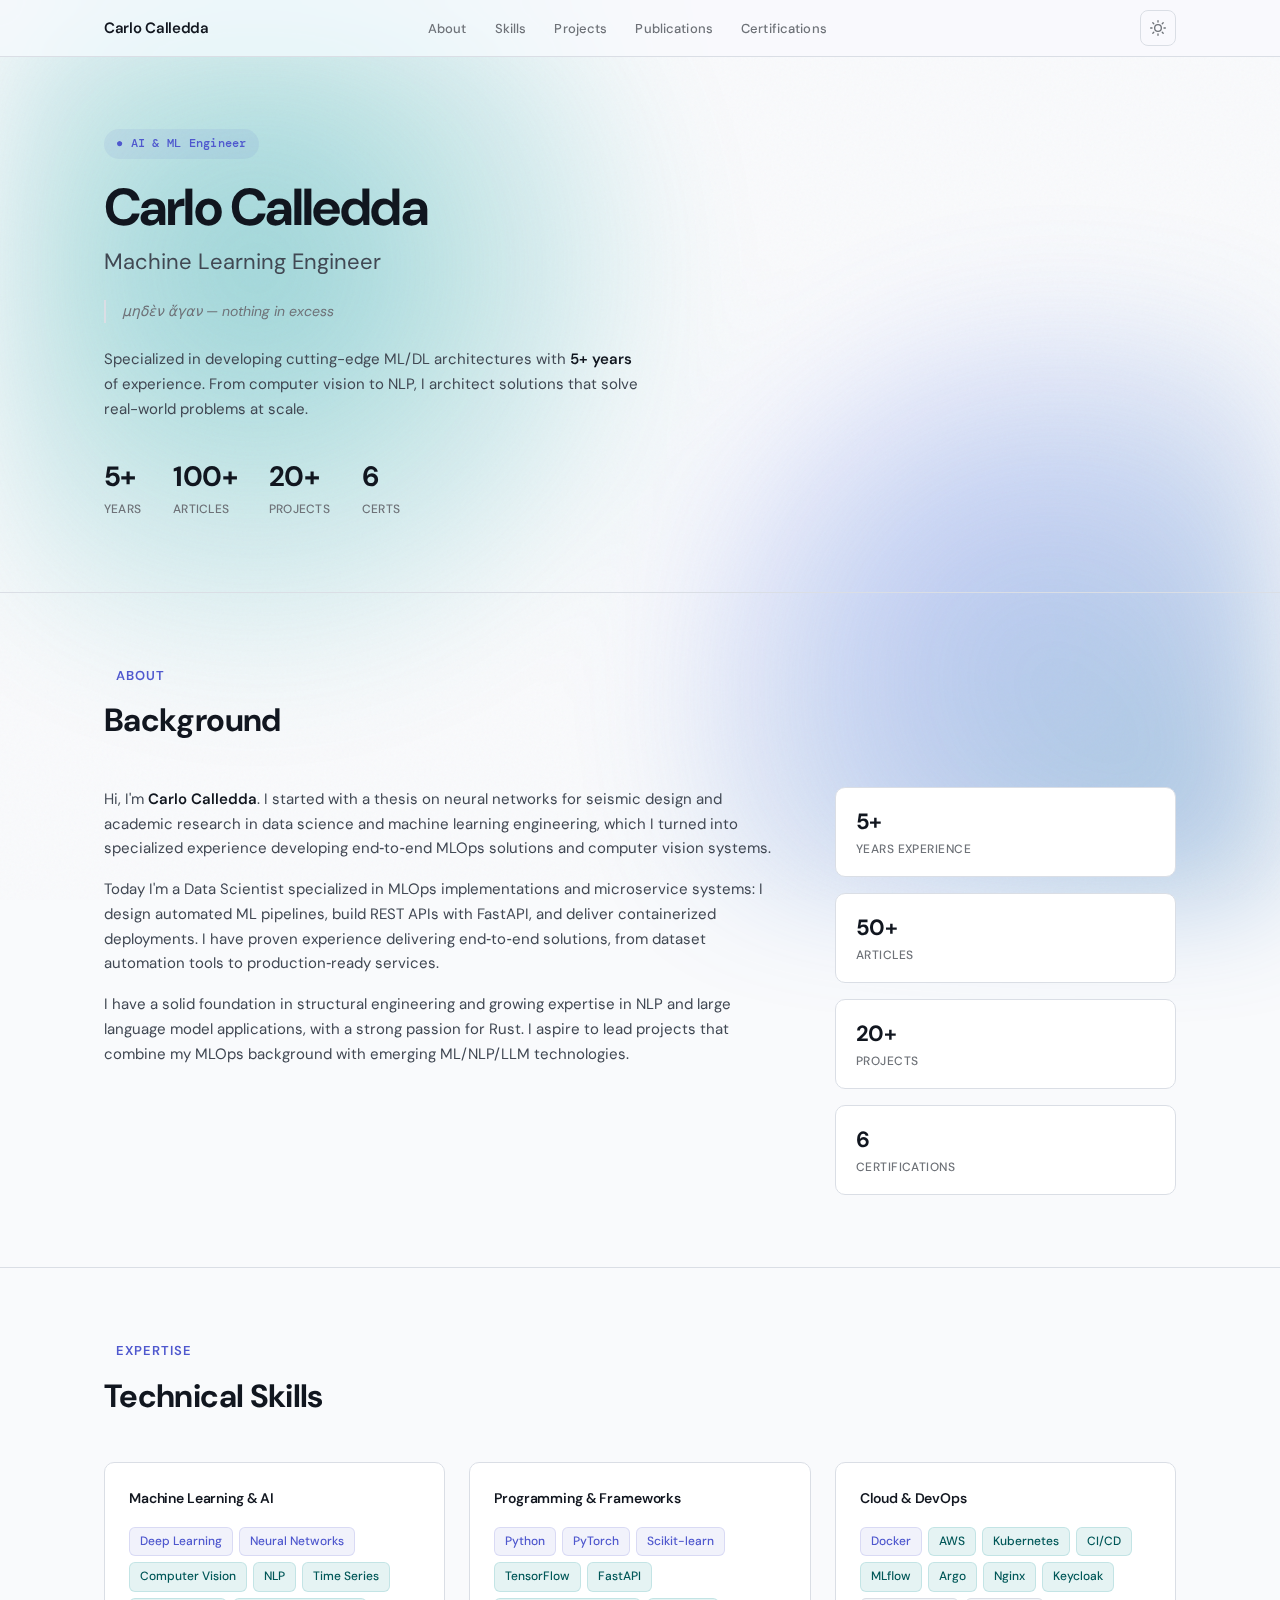
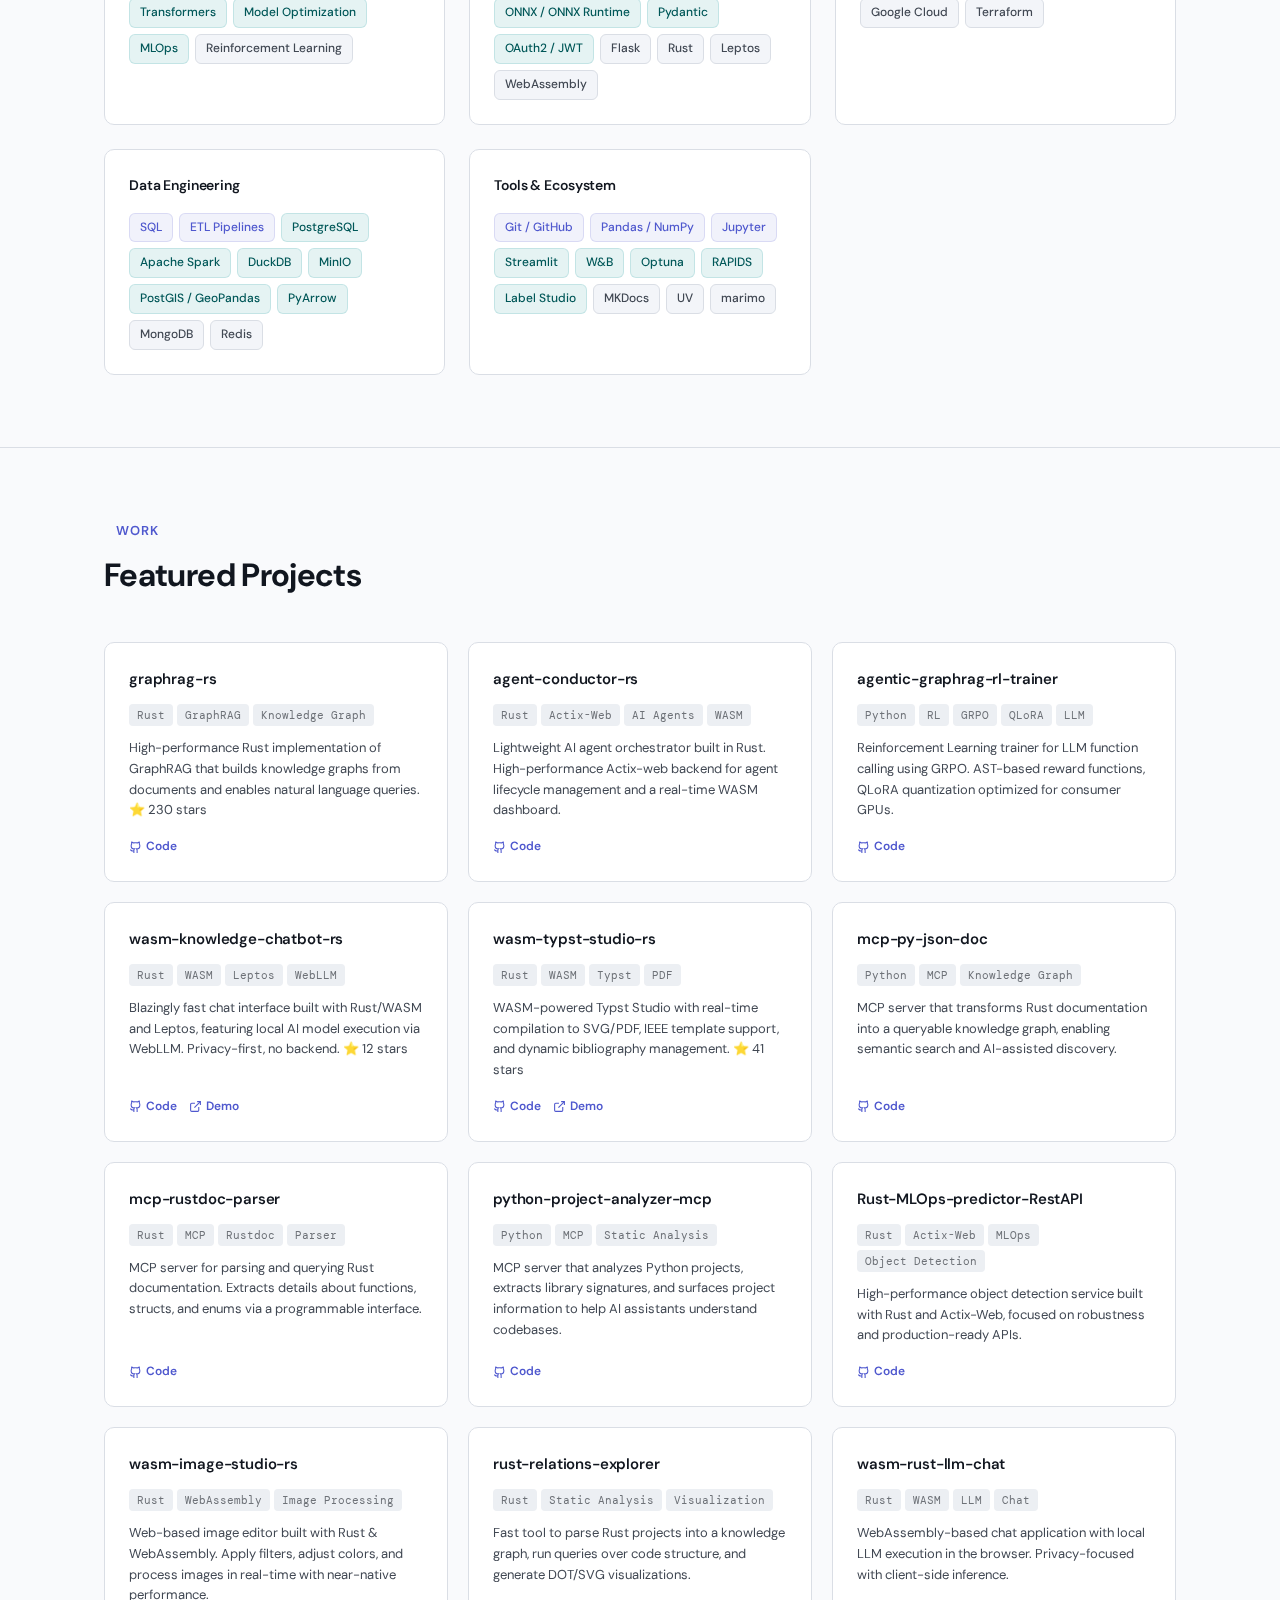
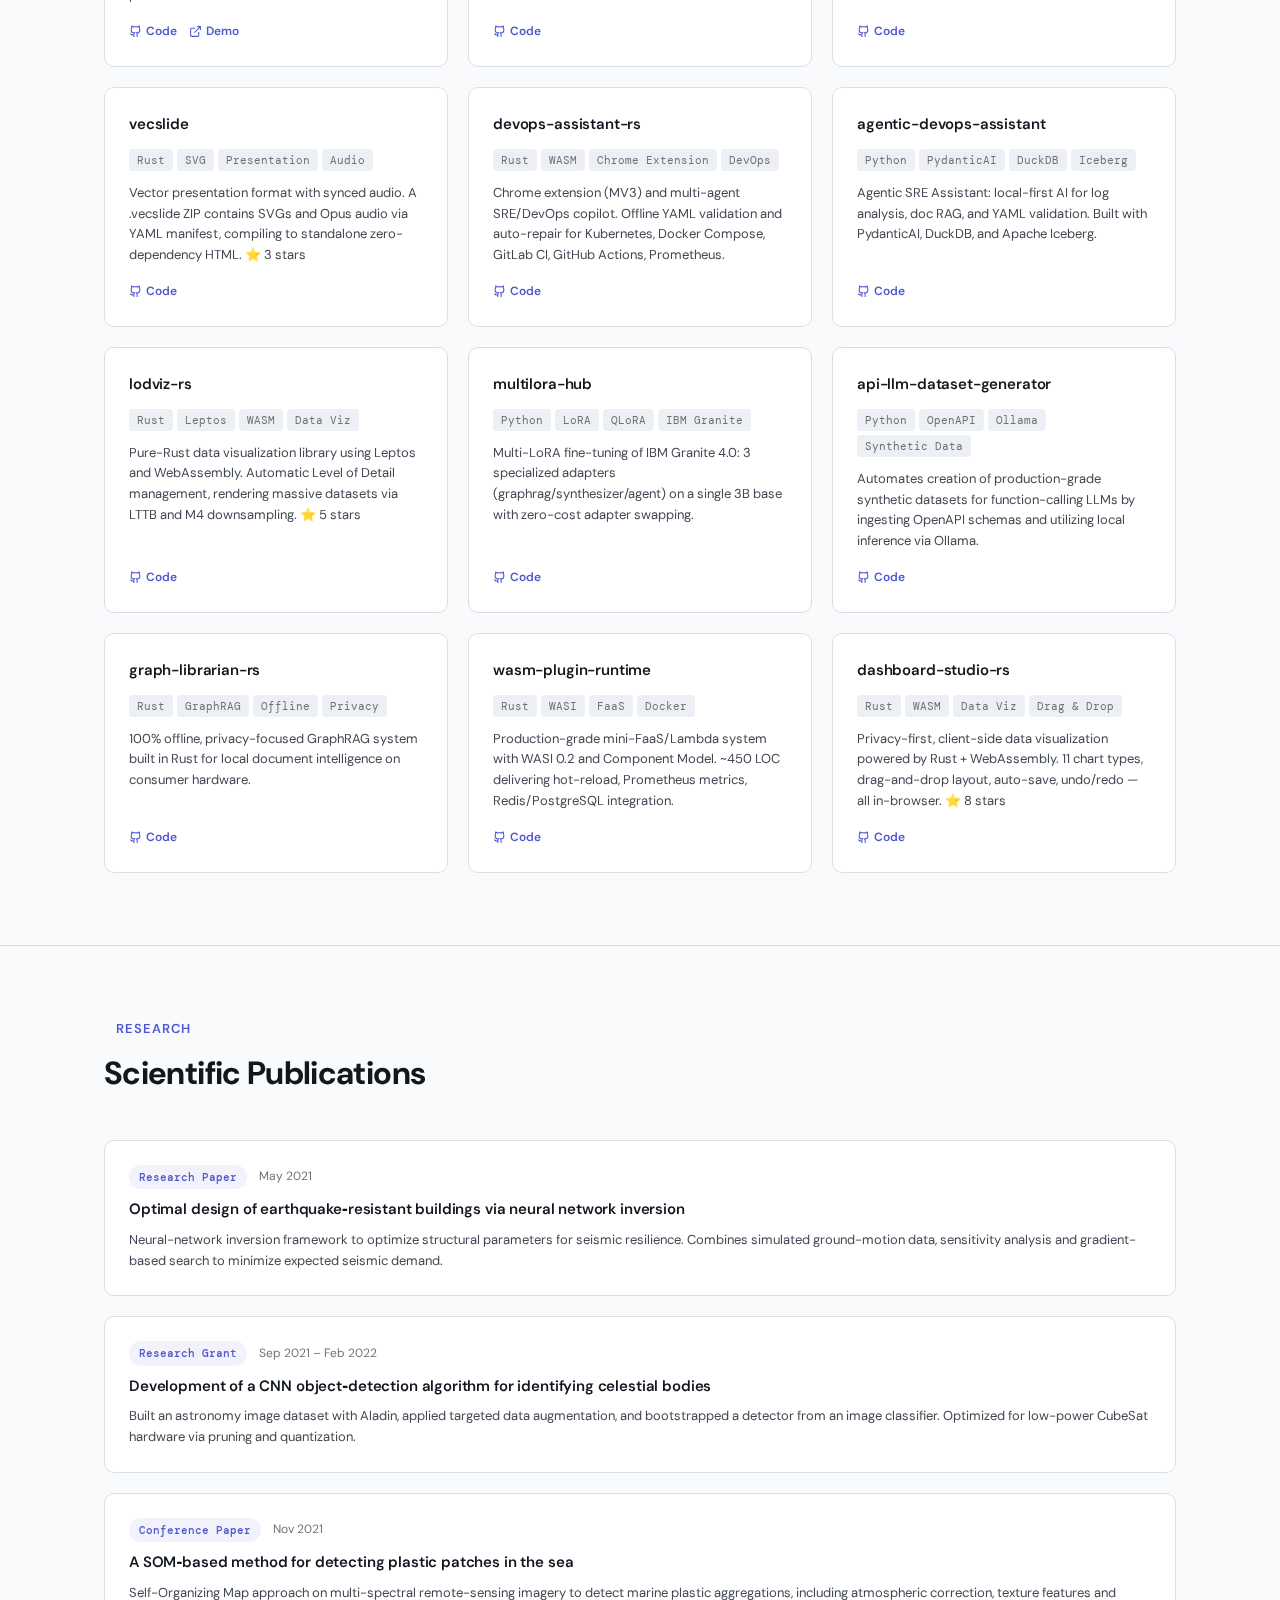
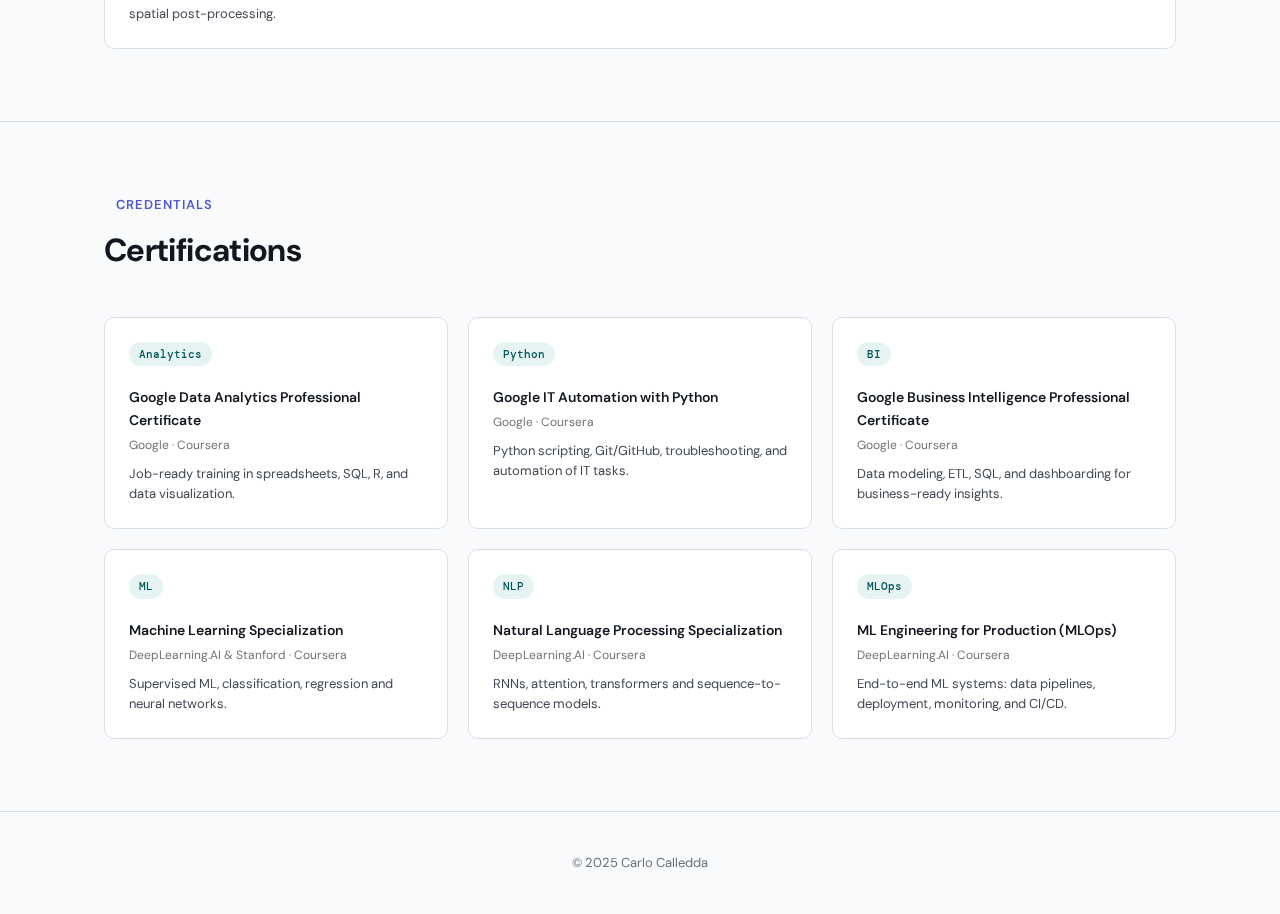
<file: docs/index.html>
<!DOCTYPE html>
<html lang="en">

<head>
    <style data-omelette-injected>
        html,
        body {
            background: transparent
        }
    </style>
    <script data-omelette-injected>(() => { var $ = ["https://claude.ai", "https://preview.claude.ai", "https://eap-omelette.claude.ai"]; var F = 30000; var A = 3000; document.addEventListener("DOMContentLoaded", () => { const Q = "transform-react-jsx-source"; document.querySelectorAll('script[type="text/babel"],script[type="text/jsx"]').forEach((J, V) => { const X = J.getAttribute("data-plugins") || ""; if (X.indexOf(Q) < 0) { J.setAttribute("data-plugins", X ? `${X},${Q}` : Q) } if (!J.hasAttribute("data-filename")) { J.setAttribute("data-filename", J.getAttribute("src") || `inline-${V}`) } }) }); var W = window.parent; if (W && W !== window) { const Q = (z, k) => { try { W.postMessage({ __omelette_log: true, type: z, data: k }, "*") } catch { } };["log", "warn", "error"].forEach((z) => { const k = console[z]; console[z] = (...C) => { const D = C.map((w) => { try { return typeof w === "object" ? JSON.stringify(w) : String(w) } catch { try { return String(w) } catch { return "[unstringifiable]" } } }).join(" "); Q(z, D); k.apply(console, C) } }); window.addEventListener("error", (z) => { const k = z.target; if (k && k !== window && k.tagName) { const C = k.src || k.href || ""; Q("resource_error", `${k.tagName} failed to load: ${C}`) } else { Q("error", `${z.message || "Unknown error"} at ${z.filename || "?"}:${z.lineno || 0}:${z.colno || 0}`) } }, true); window.addEventListener("unhandledrejection", (z) => { const k = z.reason; const C = k instanceof Error ? `${k.message} ${k.stack}` : String(k); Q("error", `Unhandled rejection: ${C}`) }); const J = () => { try { W.postMessage({ type: "omelette:height", height: document.documentElement.scrollHeight }, "*") } catch { } }; if (document.readyState === "complete") J(); else window.addEventListener("load", J); if (window.ResizeObserver) new ResizeObserver(J).observe(document.documentElement); const V = {}; let X = 0; window.claude = { complete(z) { return new Promise((k, C) => { if (!$.length) { C(new Error("claude.complete: no parent origin")); return } const D = `c${++X}`; const w = () => setTimeout(() => { delete V[D]; C(new Error(`claude.complete: no data for ${F / 1000}s`)) }, F); const K = w(); V[D] = { resolve: k, reject: C, text: "", t: K, arm: w }; try { for (const Z of $) { W.postMessage({ __om_api: true, id: D, body: z }, Z) } } catch (Z) { clearTimeout(K); delete V[D]; C(Z) } }) } }; const Y = {}; let h = 0; window.omelette = { writeFile: (z, k) => new Promise((C, D) => { if (!$.length) { C(); return } const w = `f${++h}`; const K = setTimeout(() => { delete Y[w]; C() }, A); Y[w] = { resolve: C, reject: D, t: K }; try { for (const Z of $) { W.postMessage({ __om_file: true, id: w, op: "write", path: z, content: k }, Z) } } catch { clearTimeout(K); delete Y[w]; C() } }) }; const b = (z) => { try { return JSON.stringify(z) } catch { return JSON.stringify(String(z)) } }; window.addEventListener("message", (z) => { if ($.indexOf(z.origin) < 0) return; if (z.source !== W) return; const k = z.data; if (!k) return; if (k.__om_file_r) { const w = Y[k.id]; if (!w) return; clearTimeout(w.t); delete Y[k.id]; if (k.ok) w.resolve(); else w.reject(new Error(k.error || "write failed")); return } if (k.__om_api_r) { const w = V[k.id]; if (!w) return; if (k.error != null) { clearTimeout(w.t); delete V[k.id]; w.reject(new Error(k.error)); return } if (k.chunk != null) { clearTimeout(w.t); w.t = w.arm(); w.text += k.chunk; return } if (k.done) { clearTimeout(w.t); delete V[k.id]; w.resolve(k.text != null ? k.text : w.text); return } return } if (!k.__om_eval) return; const C = k; const D = (w) => { z.source.postMessage({ ...w, __om_eval_r: 1, id: C.id }, z.origin) }; try { const w = (0, eval)(C.code); if (w && typeof w.then === "function") { w.then((K) => D({ ok: 1, v: b(K) }), (K) => D({ ok: 0, e: String(K) })) } else { D({ ok: 1, v: b(w) }) } } catch (w) { D({ ok: 0, e: String(w) }) } }) } })();
    </script>

    <meta charset="UTF-8">
    <meta name="viewport" content="width=device-width, initial-scale=1.0">
    <title>Carlo Calledda — ML Engineer</title>
    <meta name="description" content="Portfolio of Carlo Calledda, AI & Machine Learning Engineer">
    <link rel="preconnect" href="https://fonts.googleapis.com">
    <link rel="preconnect" href="https://fonts.gstatic.com" crossorigin>
    <link
        href="https://fonts.googleapis.com/css2?family=DM+Sans:ital,opsz,wght@0,9..40,300;0,9..40,400;0,9..40,500;0,9..40,600;0,9..40,700;1,9..40,400&family=DM+Mono:wght@400;500&display=swap"
        rel="stylesheet">
    <style>
        /* ═══════════════════════════════════════════════════════════════════
           MODERN CSS ANIMATIONS - CROSS-BROWSER COMPATIBLE
           ═══════════════════════════════════════════════════════════════════

           Tested on:
           ✓ Firefox 149+ (full support)
           ✓ Chromium 138+ (full support)
           ✓ Safari 17.2+ (full support)

           Features with graceful degradation:
           • @property: Chrome 85+, Firefox 128+, Safari 16.4+ (with fallback)
           • animation-timeline: Chrome 115+, Firefox 130+, Safari 17.2+ (with fallback)
           • :has(): Chrome 105+, Firefox 121+, Safari 15.4+ (with @supports)
           • SVG animations: Universal support
           • backdrop-filter: Universal support (with -webkit- prefix)

           All animations respect prefers-reduced-motion.
           All features have fallbacks for older browsers.
        ═══════════════════════════════════════════════════════════════════ */

        /* ── @property definitions for animatable custom properties ── */
        /* Chrome 85+, Firefox 128+, Safari 16.4+ */
        @supports (background: paint(something)) or (-moz-appearance: none) {
            @property --gradient-angle {
                syntax: '<angle>';
                initial-value: 0deg;
                inherits: false;
            }

            @property --glow-opacity {
                syntax: '<number>';
                initial-value: 0;
                inherits: false;
            }

            @property --shimmer-pos {
                syntax: '<percentage>';
                initial-value: -100%;
                inherits: false;
            }
        }

        /* Fallback for older browsers */
        :root {
            --gradient-angle: 0deg;
            --glow-opacity: 0;
            --shimmer-pos: -100%;
        }

        /* ── Reset ── */
        *,
        *::before,
        *::after {
            margin: 0;
            padding: 0;
            box-sizing: border-box
        }

        html {
            scroll-behavior: smooth;
            -webkit-text-size-adjust: 100%
        }

        /* ── Palette LLM — Light (default) ── */
        :root {
            --pri: oklch(0.52 0.18 275);
            --pri-light: oklch(0.62 0.14 275);
            --pri-fade: oklch(0.52 0.18 275 / 0.08);
            --sec: oklch(0.45 0.04 250);
            --acc: oklch(0.58 0.12 195);
            --acc-light: oklch(0.58 0.12 195 / 0.10);
            --fg: oklch(0.20 0.02 260);
            --fg2: oklch(0.40 0.02 260);
            --fg3: oklch(0.55 0.01 260);
            --bg: oklch(0.985 0.003 260);
            --bg2: oklch(0.97 0.005 260);
            --bg3: oklch(0.95 0.007 260);
            --border: oklch(0.90 0.01 260);
            --card: white;
            --nav-bg: oklch(0.985 0.003 260 / 0.70);
            --font: 'DM Sans', system-ui, -apple-system, sans-serif;
            --mono: 'DM Mono', 'SF Mono', monospace;
            --max: 1120px;
            --r: 10px;

            /* Motion tokens */
            --ease-out-expo: cubic-bezier(0.16, 1, 0.3, 1);
            --ease-out-quart: cubic-bezier(0.25, 1, 0.5, 1);
            --ease-out-quint: cubic-bezier(0.22, 1, 0.36, 1);
        }

        /* ── Dark mode ── */
        [data-theme="dark"] {
            --pri: oklch(0.68 0.16 275);
            --pri-light: oklch(0.75 0.12 275);
            --pri-fade: oklch(0.68 0.16 275 / 0.12);
            --acc: oklch(0.68 0.12 195);
            --acc-light: oklch(0.68 0.12 195 / 0.12);
            --fg: oklch(0.93 0.005 260);
            --fg2: oklch(0.75 0.01 260);
            --fg3: oklch(0.58 0.01 260);
            --bg: oklch(0.13 0.01 260);
            --bg2: oklch(0.16 0.012 260);
            --bg3: oklch(0.19 0.014 260);
            --border: oklch(0.24 0.015 260);
            --card: oklch(0.17 0.012 260);
            --nav-bg: oklch(0.13 0.01 260 / 0.65);
        }

        html {
            color-scheme: light
        }

        [data-theme="dark"] {
            color-scheme: dark
        }

        body {
            transition: background-color .3s, color .3s;

            font-family: var(--font);
            background: var(--bg);
            color: var(--fg);
            line-height: 1.65;
            font-size: 16px;
            -webkit-font-smoothing: antialiased;
        }

        a {
            color: var(--pri);
            text-decoration: none;
            transition: color .2s
        }

        a:hover {
            color: var(--pri-light)
        }

        img {
            display: block;
            max-width: 100%
        }

        /* ── Layout ── */
        .w {
            max-width: var(--max);
            margin: 0 auto;
            padding: 0 24px
        }

        /* ── Nav ── Premium Glass Effect */
        nav {
            position: sticky;
            top: 0;
            z-index: 100;
            background: var(--nav-bg);
            -webkit-backdrop-filter: blur(20px) saturate(180%);
            backdrop-filter: blur(20px) saturate(180%);
            border-bottom: 1px solid var(--border);
        }

        .nav-inner {
            display: flex;
            align-items: center;
            justify-content: space-between;
            height: 56px;
        }

        .nav-logo {
            font-weight: 600;
            font-size: 15px;
            color: var(--fg);
            letter-spacing: -0.02em
        }

        .nav-links {
            display: flex;
            gap: 28px;
            list-style: none
        }

        .nav-links a {
            font-size: 13px;
            font-weight: 500;
            color: var(--fg3);
            letter-spacing: 0.01em;
            transition: color .2s
        }

        .nav-links a:hover {
            color: var(--fg)
        }

        .nav-right {
            display: flex;
            align-items: center;
            gap: 16px
        }

        .nav-social {
            display: flex;
            gap: 12px
        }

        .nav-social a {
            color: var(--fg3);
            display: flex;
            align-items: center;
            transition: color .2s;
        }

        .nav-social a:hover {
            color: var(--pri)
        }

        .nav-social svg {
            width: 18px;
            height: 18px;
        }

        /* SVG draw-on effect for social icons - Works on all modern browsers */
        .nav-social a svg path,
        .nav-social a svg circle,
        .nav-social a svg rect,
        .nav-social a svg polyline,
        .nav-social a svg line {
            stroke-dasharray: 100;
            stroke-dashoffset: 100;
            -webkit-transition: stroke-dashoffset .6s var(--ease-out-expo);
            -moz-transition: stroke-dashoffset .6s var(--ease-out-expo);
            transition: stroke-dashoffset .6s var(--ease-out-expo);
        }

        .nav-social a:hover svg path,
        .nav-social a:hover svg circle,
        .nav-social a:hover svg rect,
        .nav-social a:hover svg polyline,
        .nav-social a:hover svg line {
            stroke-dashoffset: 0;
        }

        /* Continuous subtle pulse on social icons */
        @-webkit-keyframes icon-pulse {
            0%, 100% {
                opacity: 1;
                -webkit-transform: scale(1);
                transform: scale(1);
            }
            50% {
                opacity: 0.8;
                -webkit-transform: scale(0.95);
                transform: scale(0.95);
            }
        }

        @keyframes icon-pulse {
            0%, 100% {
                opacity: 1;
                -webkit-transform: scale(1);
                transform: scale(1);
            }
            50% {
                opacity: 0.8;
                -webkit-transform: scale(0.95);
                transform: scale(0.95);
            }
        }

        .nav-social a svg {
            -webkit-animation: icon-pulse 3s ease-in-out infinite;
            animation: icon-pulse 3s ease-in-out infinite;
        }

        .nav-social a:hover svg {
            -webkit-animation: none;
            animation: none;
            -webkit-transform: scale(1.1);
            transform: scale(1.1);
        }

        /* ── Theme toggle ── */
        .theme-toggle {
            background: none;
            border: 1px solid var(--border);
            border-radius: 8px;
            width: 36px;
            height: 36px;
            cursor: pointer;
            display: flex;
            align-items: center;
            justify-content: center;
            color: var(--fg3);
            transition: color .2s, border-color .2s;
        }

        .theme-toggle:hover {
            color: var(--fg);
            border-color: var(--fg3)
        }

        .theme-toggle svg {
            width: 16px;
            height: 16px
        }

        .theme-toggle .icon-moon {
            display: none
        }

        [data-theme="dark"] .theme-toggle .icon-sun {
            display: none
        }

        [data-theme="dark"] .theme-toggle .icon-moon {
            display: block
        }

        /* ── Hero ── */
        .hero-section {
            padding: 0;
            border-top: none
        }

        .hero-section+section {
            border-top: 1px solid var(--border)
        }

        .hero {
            padding: 72px 0;
            max-width: var(--max);
            margin: 0 auto;
            padding-left: 24px;
            padding-right: 24px;
        }

        .hero-badge {
            display: inline-flex;
            align-items: center;
            gap: 6px;
            font-family: var(--mono);
            font-size: 12px;
            font-weight: 500;
            color: var(--pri);
            background: var(--pri-fade);
            padding: 5px 12px;
            border-radius: 100px;
            margin-bottom: 20px;
            letter-spacing: 0.02em;
        }

        .hero h1 {
            font-size: clamp(36px, 5vw, 52px);
            font-weight: 700;
            line-height: 1.1;
            letter-spacing: -0.03em;
            color: var(--fg);
            margin-bottom: 8px;
        }

        .hero-title {
            font-size: clamp(18px, 2.5vw, 22px);
            font-weight: 400;
            color: var(--fg2);
            margin-bottom: 20px;
            display: block;
        }

        .hero-quote {
            font-style: italic;
            color: var(--fg3);
            font-size: 14px;
            margin-bottom: 24px;
            padding-left: 16px;
            border-left: 2px solid var(--border);
        }

        .hero p {
            color: var(--fg2);
            font-size: 15px;
            max-width: 540px;
            margin-bottom: 32px
        }

        .hero p strong {
            color: var(--fg);
            font-weight: 600
        }

        .hero-stats {
            display: flex;
            gap: 32px
        }

        .hero-stat {
            text-align: left
        }

        .hero-stat-num {
            font-size: 28px;
            font-weight: 700;
            color: var(--fg);
            letter-spacing: -0.02em
        }

        .hero-stat-label {
            font-size: 12px;
            color: var(--fg3);
            letter-spacing: 0.02em;
            text-transform: uppercase;
            font-weight: 500
        }


        /* ── Section ── */
        section {
            padding: 72px 0;
        }

        section+section {
            border-top: 1px solid var(--border);
        }

        /* :has() dynamic interactions */
        @supports selector(:has(*)) {
            /* Project card glow when hovering any link inside */
            .proj:has(a:hover) {
                border-color: var(--pri);
            }

            /* Skill group highlight when hovering any tag */
            .skill-group:has(.tag:hover) {
                border-color: var(--pri-light);
            }

            /* Nav highlight when any link is focused */
            nav:has(a:focus-visible) {
                box-shadow: 0 4px 12px var(--pri-fade);
            }
        }

        .sec-title {
            font-size: 13px;
            font-weight: 600;
            text-transform: uppercase;
            letter-spacing: 0.08em;
            color: var(--pri);
            margin-bottom: 8px;
        }

        .sec-heading {
            font-size: clamp(24px, 3vw, 32px);
            font-weight: 700;
            letter-spacing: -0.02em;
            margin-bottom: 40px;
            color: var(--fg);
        }

        /* ── About ── */
        .about-content {
            display: grid;
            grid-template-columns: 2fr 1fr;
            gap: 48px;
            align-items: start;
        }

        .about-text {
            color: var(--fg2);
            font-size: 15px
        }

        .about-text p+p {
            margin-top: 16px
        }

        .about-text strong {
            color: var(--fg);
            font-weight: 600
        }

        .about-sidebar {
            display: flex;
            flex-direction: column;
            gap: 16px
        }

        .about-stat {
            padding: 16px 20px;
            background: var(--card);
            border: 1px solid var(--border);
            border-radius: var(--r);
            transition: border-color .2s;
        }

        .about-stat:hover {
            border-color: var(--pri-light)
        }

        .about-stat-num {
            font-size: 22px;
            font-weight: 700;
            color: var(--fg);
            letter-spacing: -0.02em
        }

        .about-stat-label {
            font-size: 12px;
            color: var(--fg3);
            text-transform: uppercase;
            letter-spacing: 0.04em;
            font-weight: 500
        }

        /* ── Skills ── */
        .skills-grid {
            display: grid;
            grid-template-columns: repeat(auto-fill, minmax(320px, 1fr));
            gap: 24px
        }

        .skill-group {
            padding: 24px;
            background: var(--card);
            border: 1px solid var(--border);
            border-radius: var(--r);
            transition: border-color .2s;
        }

        .skill-group:hover {
            border-color: var(--pri-light)
        }

        .skill-group h3 {
            font-size: 14px;
            font-weight: 600;
            color: var(--fg);
            margin-bottom: 16px;
            letter-spacing: -0.01em
        }

        .tags {
            display: flex;
            flex-wrap: wrap;
            gap: 6px
        }

        .tag {
            font-size: 12px;
            font-weight: 500;
            padding: 4px 10px;
            border-radius: 6px;
            background: var(--bg2);
            color: var(--fg2);
            border: 1px solid var(--border);
            transition: all .2s;
        }

        .tag.expert {
            background: var(--pri-fade);
            color: var(--pri);
            border-color: oklch(0.52 0.18 275 / 0.15)
        }

        .tag.adv {
            background: var(--acc-light);
            color: oklch(0.40 0.10 195);
            border-color: oklch(0.58 0.12 195 / 0.15)
        }

        /* ── Projects ── */
        .projects-grid {
            display: grid;
            grid-template-columns: repeat(auto-fill, minmax(340px, 1fr));
            gap: 20px
        }

        .proj {
            padding: 24px;
            background: var(--card);
            border: 1px solid var(--border);
            border-radius: var(--r);
            display: flex;
            flex-direction: column;
            gap: 12px;
            transition: border-color .2s, box-shadow .2s;
        }

        .proj:hover {
            border-color: var(--pri-light);
            box-shadow: 0 2px 16px oklch(0.52 0.18 275 / 0.06)
        }

        .proj h3 {
            font-size: 15px;
            font-weight: 600;
            color: var(--fg);
            letter-spacing: -0.01em
        }

        .proj p {
            font-size: 13px;
            color: var(--fg2);
            line-height: 1.6;
            flex: 1
        }

        .proj-tags {
            display: flex;
            flex-wrap: wrap;
            gap: 4px
        }

        .proj-tag {
            font-family: var(--mono);
            font-size: 11px;
            padding: 2px 8px;
            border-radius: 4px;
            background: var(--bg3);
            color: var(--fg3);
        }

        .proj-links {
            display: flex;
            gap: 12px;
            margin-top: 4px
        }

        .proj-links a {
            font-size: 12px;
            font-weight: 600;
            color: var(--pri);
            display: inline-flex;
            align-items: center;
            gap: 4px;
            transition: color .2s;
        }

        .proj-links a:hover {
            color: var(--pri-light)
        }

        .proj-links svg {
            width: 13px;
            height: 13px
        }

        /* ── Publications ── */
        .pubs {
            display: flex;
            flex-direction: column;
            gap: 20px
        }

        .pub {
            padding: 24px;
            background: var(--card);
            border: 1px solid var(--border);
            border-radius: var(--r);
            transition: border-color .2s;
        }

        .pub:hover {
            border-color: var(--pri-light)
        }

        .pub-meta {
            display: flex;
            gap: 12px;
            align-items: center;
            margin-bottom: 8px
        }

        .pub-type {
            font-family: var(--mono);
            font-size: 11px;
            font-weight: 500;
            background: var(--pri-fade);
            color: var(--pri);
            padding: 3px 10px;
            border-radius: 100px;
        }

        .pub-date {
            font-size: 12px;
            color: var(--fg3)
        }

        .pub h3 {
            font-size: 15px;
            font-weight: 600;
            color: var(--fg);
            margin-bottom: 8px;
            letter-spacing: -0.01em
        }

        .pub p {
            font-size: 13px;
            color: var(--fg2);
            line-height: 1.6
        }

        /* ── Certs ── */
        .certs-grid {
            display: grid;
            grid-template-columns: repeat(auto-fill, minmax(320px, 1fr));
            gap: 20px
        }

        .cert {
            padding: 24px;
            background: var(--card);
            border: 1px solid var(--border);
            border-radius: var(--r);
            transition: border-color .2s;
        }

        .cert:hover {
            border-color: var(--pri-light)
        }

        .cert-badge {
            display: inline-block;
            font-family: var(--mono);
            font-size: 11px;
            font-weight: 500;
            background: var(--acc-light);
            color: oklch(0.40 0.10 195);
            padding: 3px 10px;
            border-radius: 100px;
            margin-bottom: 12px;
        }

        .cert h3 {
            font-size: 14px;
            font-weight: 600;
            color: var(--fg);
            margin-bottom: 4px
        }

        .cert-issuer {
            font-size: 12px;
            color: var(--fg3);
            margin-bottom: 8px
        }

        .cert p {
            font-size: 13px;
            color: var(--fg2);
            line-height: 1.55
        }

        /* ── Footer ── */
        footer {
            padding: 40px 0;
            border-top: 1px solid var(--border);
            text-align: center;
        }

        footer p {
            font-size: 13px;
            color: var(--fg3)
        }

        /* ── Micro-animations ── */

        /* Subtle dot-grid background with noise overlay */
        body::before {
            content: '';
            position: fixed;
            inset: 0;
            z-index: -1;
            pointer-events: none;
            background-image: radial-gradient(var(--fg3) .6px, transparent .6px);
            background-size: 24px 24px;
            opacity: .08;
            transition: opacity .3s;
        }

        [data-theme="dark"] body::before {
            opacity: .06
        }

        /* Animated Mesh Gradient Background - Premium Effect */
        body::after {
            content: '';
            position: fixed;
            inset: 0;
            z-index: -1;
            pointer-events: none;
            opacity: 1;
        }

        /* Mesh gradient container with blur for blending */
        .mesh-gradient {
            position: fixed;
            inset: 0;
            z-index: -2;
            overflow: hidden;
            filter: blur(60px);
            opacity: 0.4;
            pointer-events: none;
        }

        [data-theme="dark"] .mesh-gradient {
            opacity: 0.25;
        }

        /* Individual gradient orbs */
        .mesh-orb {
            position: absolute;
            border-radius: 50%;
            will-change: transform;
        }

        .mesh-orb-1 {
            width: 70vw;
            height: 70vw;
            background: radial-gradient(circle, oklch(0.60 0.15 195), transparent 70%);
            top: -20%;
            left: -15%;
            animation: orb-drift-1 20s infinite alternate ease-in-out;
        }

        .mesh-orb-2 {
            width: 60vw;
            height: 60vw;
            background: radial-gradient(circle, oklch(0.65 0.20 275), transparent 70%);
            bottom: -15%;
            right: -10%;
            animation: orb-drift-2 18s infinite alternate ease-in-out;
            animation-delay: -3s;
        }

        .mesh-orb-3 {
            width: 80vw;
            height: 80vw;
            background: radial-gradient(circle, oklch(0.58 0.12 250), transparent 70%);
            top: 30%;
            left: 50%;
            animation: orb-drift-3 25s infinite alternate ease-in-out;
            animation-delay: -7s;
        }

        [data-theme="dark"] .mesh-orb-1 {
            background: radial-gradient(circle, oklch(0.40 0.14 195), transparent 70%);
        }

        [data-theme="dark"] .mesh-orb-2 {
            background: radial-gradient(circle, oklch(0.45 0.18 275), transparent 70%);
        }

        [data-theme="dark"] .mesh-orb-3 {
            background: radial-gradient(circle, oklch(0.38 0.10 250), transparent 70%);
        }

        /* Staggered drift animations for organic movement */
        @keyframes orb-drift-1 {
            0% {
                transform: translate(0, 0) scale(1);
            }
            33% {
                transform: translate(15%, -10%) scale(1.1);
            }
            66% {
                transform: translate(-10%, 15%) scale(0.9);
            }
            100% {
                transform: translate(5%, -5%) scale(1.05);
            }
        }

        @keyframes orb-drift-2 {
            0% {
                transform: translate(0, 0) scale(1);
            }
            40% {
                transform: translate(-20%, 10%) scale(1.15);
            }
            80% {
                transform: translate(10%, -15%) scale(0.85);
            }
            100% {
                transform: translate(-5%, 8%) scale(1.08);
            }
        }

        @keyframes orb-drift-3 {
            0% {
                transform: translate(-50%, 0) scale(1);
            }
            50% {
                transform: translate(-50%, -20%) scale(1.2);
            }
            100% {
                transform: translate(-50%, 10%) scale(0.95);
            }
        }

        /* Film grain noise overlay (subtle layer on top) */
        .grain-overlay {
            position: fixed;
            inset: 0;
            z-index: -1;
            pointer-events: none;
            background-image: url("data:image/svg+xml,%3Csvg viewBox='0 0 400 400' xmlns='http://www.w3.org/2000/svg'%3E%3Cfilter id='noise'%3E%3CfeTurbulence type='fractalNoise' baseFrequency='0.9' numOctaves='4' /%3E%3C/filter%3E%3Crect width='100%25' height='100%25' filter='url(%23noise)' opacity='0.03'/%3E%3C/svg%3E");
            opacity: 1;
            animation: grain 8s steps(10) infinite;
        }

        @keyframes grain {
            0%, 100% { transform: translate(0, 0) }
            10% { transform: translate(-5%, -10%) }
            20% { transform: translate(-15%, 5%) }
            30% { transform: translate(7%, -25%) }
            40% { transform: translate(-5%, 25%) }
            50% { transform: translate(-15%, 10%) }
            60% { transform: translate(15%, 0%) }
            70% { transform: translate(0%, 15%) }
            80% { transform: translate(3%, 35%) }
            90% { transform: translate(-10%, 10%) }
        }

        /* Nav link hover underline slide */
        .nav-links a {
            position: relative
        }

        .nav-links a::after {
            content: '';
            position: absolute;
            bottom: -2px;
            left: 0;
            width: 0;
            height: 1.5px;
            background: var(--pri);
            border-radius: 1px;
            transition: width .3s var(--ease-out-expo);
        }

        .nav-links a:hover::after {
            width: 100%
        }

        /* Nav link magnetic hover */
        .nav-links a {
            transition: color .2s var(--ease-out-quart), transform .2s var(--ease-out-quart);
        }

        .nav-links a:hover {
            transform: translateY(-1px);
        }

        /* Hero badge subtle pulse with rotating gradient */
        .hero-badge {
            position: relative;
            animation: badge-glow 3s ease-in-out infinite;
            overflow: hidden;
        }

        .hero-badge::before {
            content: '';
            position: absolute;
            inset: -2px;
            border-radius: inherit;
            opacity: 0;
            z-index: -1;
            transition: opacity 0.3s var(--ease-out-quart);
        }

        /* Modern browsers with @property support */
        @supports (background: paint(something)) {
            .hero-badge::before {
                background: conic-gradient(
                    from var(--gradient-angle),
                    var(--pri-fade),
                    var(--pri) 20%,
                    var(--pri-fade) 40%,
                    var(--pri-fade)
                );
                animation: rotate-gradient 6s linear infinite;
            }

            @keyframes rotate-gradient {
                to {
                    --gradient-angle: 360deg;
                }
            }
        }

        /* Fallback for browsers without @property (Firefox <128) */
        @supports not (background: paint(something)) {
            .hero-badge::before {
                background: linear-gradient(135deg, var(--pri-fade), var(--pri) 50%, var(--pri-fade));
                animation: rotate-fallback 6s linear infinite;
            }

            @keyframes rotate-fallback {
                0% { transform: rotate(0deg); }
                100% { transform: rotate(360deg); }
            }
        }

        .hero-badge:hover::before {
            opacity: 0.15;
        }

        @keyframes badge-glow {
            0%, 100% {
                box-shadow: 0 0 0 0 var(--pri-fade)
            }
            50% {
                box-shadow: 0 0 0 8px transparent
            }
        }

        /* Hero stat hover lift */
        .hero-stat {
            transition: transform .3s var(--ease-out-expo);
            cursor: pointer;
        }

        .hero-stat:hover {
            transform: translateY(-3px) scale(1.02);
        }

        /* Cards: lift + shadow + glow on hover */
        .about-stat,
        .skill-group,
        .proj,
        .pub,
        .cert {
            position: relative;
            transition:
                border-color .3s var(--ease-out-quart),
                box-shadow .4s var(--ease-out-expo),
                transform .4s var(--ease-out-expo);
        }

        .about-stat::before,
        .skill-group::before,
        .proj::before,
        .pub::before,
        .cert::before {
            content: '';
            position: absolute;
            inset: -1px;
            background: linear-gradient(135deg, var(--pri-fade), transparent);
            border-radius: inherit;
            opacity: 0;
            z-index: -1;
            transition: opacity .4s var(--ease-out-expo);
        }

        .about-stat:hover,
        .skill-group:hover,
        .pub:hover,
        .cert:hover {
            transform: translateY(-4px);
            box-shadow:
                0 12px 32px oklch(0.52 0.18 275 / 0.08),
                0 4px 12px oklch(0.52 0.18 275 / 0.04);
        }

        .about-stat:hover::before,
        .skill-group:hover::before,
        .pub:hover::before,
        .cert:hover::before {
            opacity: 1;
        }

        .proj:hover {
            transform: translateY(-4px) scale(1.01);
            box-shadow:
                0 12px 32px oklch(0.52 0.18 275 / 0.08),
                0 4px 12px oklch(0.52 0.18 275 / 0.04);
        }

        .proj:hover::before {
            opacity: 1;
        }

        [data-theme="dark"] .about-stat:hover,
        [data-theme="dark"] .skill-group:hover,
        [data-theme="dark"] .pub:hover,
        [data-theme="dark"] .cert:hover,
        [data-theme="dark"] .proj:hover {
            box-shadow:
                0 12px 32px oklch(0.68 0.16 275 / 0.15),
                0 4px 12px oklch(0.68 0.16 275 / 0.08);
        }

        /* Tags micro-scale on hover */
        .tag {
            transition: all .15s ease
        }

        .tag:hover {
            transform: scale(1.06)
        }

        .proj-tag {
            transition: background .15s ease, color .15s ease
        }

        .proj-tag:hover {
            background: var(--pri-fade);
            color: var(--pri)
        }

        /* Section headings: border-left accent slide-in */
        .sec-title {
            position: relative;
            padding-left: 12px
        }

        .sec-title::before {
            content: '';
            position: absolute;
            left: 0;
            top: 0;
            bottom: 0;
            width: 3px;
            background: var(--pri);
            border-radius: 2px;
            transform: scaleY(0);
            transform-origin: bottom;
            animation: sec-line .4s cubic-bezier(.4, 0, .2, 1) forwards;
        }

        @keyframes sec-line {
            to {
                transform: scaleY(1)
            }
        }

        /* Subtle parallax on hero and section titles - modern browsers only */
        @supports (animation-timeline: scroll()) {
            .hero h1,
            .hero-title {
                animation: parallax-up linear both;
                animation-timeline: scroll();
                animation-range: 0 500px;
            }

            .sec-heading {
                animation: parallax-subtle linear both;
                animation-timeline: view();
                animation-range: entry 0% cover 40%;
            }

            @keyframes parallax-up {
                from {
                    transform: translateY(0);
                }
                to {
                    transform: translateY(-30px);
                    opacity: 0.6;
                }
            }

            @keyframes parallax-subtle {
                from {
                    transform: translateY(20px);
                    opacity: 0.4;
                }
                to {
                    transform: translateY(0);
                    opacity: 1;
                }
            }
        }

        /* Fallback: simple fade-in for section headings */
        @supports not (animation-timeline: scroll()) {
            .sec-heading {
                animation: simple-fade-in .8s var(--ease-out-expo) both;
            }

            @keyframes simple-fade-in {
                from {
                    opacity: 0;
                    transform: translateY(10px);
                }
                to {
                    opacity: 1;
                    transform: translateY(0);
                }
            }
        }

        /* Scroll-driven animations (modern browsers with fallback) */
        @keyframes fade-up {
            from {
                opacity: 0;
                transform: translateY(24px);
                filter: blur(4px);
            }
            to {
                opacity: 1;
                transform: translateY(0);
                filter: blur(0);
            }
        }

        /* Scroll-driven reveal for cards - Chrome 115+, Firefox 114+ (flag), 130+ (stable) */
        @supports (animation-timeline: view()) {
            .proj, .cert, .skill-group, .pub {
                animation: fade-up linear both;
                animation-timeline: view();
                animation-range: entry 0% entry 80%;
            }

            .about-stat {
                animation: fade-up linear both;
                animation-timeline: view();
                animation-range: entry 10% entry 70%;
            }

            /* Stagger effect via animation-range offset */
            .proj:nth-child(2n), .cert:nth-child(2n) {
                animation-range: entry 5% entry 85%;
            }
        }

        /* Fallback for browsers without scroll-timeline */
        @supports not (animation-timeline: view()) {
            /* Default: all children fade up with stagger */
            section>.w>* {
                animation: fade-up .6s var(--ease-out-expo) both;
                opacity: 0;
            }

            /* Progressive delay per section */
            section:nth-of-type(1)>.w>* {
                animation-delay: 0s;
            }

            section:nth-of-type(2)>.w>* {
                animation-delay: .08s;
            }

            section:nth-of-type(3)>.w>* {
                animation-delay: .12s;
            }

            section:nth-of-type(4)>.w>* {
                animation-delay: .16s;
            }

            section:nth-of-type(5)>.w>* {
                animation-delay: .2s;
            }

            section:nth-of-type(6)>.w>* {
                animation-delay: .24s;
            }

            /* Individual cards get extra stagger */
            .proj, .cert, .skill-group, .pub {
                animation-delay: calc(var(--stagger-delay, 0) * 80ms + 0.3s);
            }
        }

        /* Theme toggle spin with smooth transition */
        .theme-toggle {
            transition:
                color .2s var(--ease-out-quart),
                border-color .2s var(--ease-out-quart),
                transform .5s var(--ease-out-expo);
        }

        .theme-toggle:hover {
            transform: rotate(15deg) scale(1.05);
            border-color: var(--pri);
            color: var(--pri);
        }

        .theme-toggle:active {
            transform: rotate(180deg) scale(.92);
        }

        /* Project link arrow magnetic nudge */
        .proj-links a {
            transition: transform .2s var(--ease-out-quart);
        }

        .proj-links a svg {
            transition: transform .3s var(--ease-out-expo);
        }

        .proj-links a:hover {
            transform: translateX(2px);
        }

        .proj-links a:hover svg {
            transform: translateX(3px) translateY(-1px);
        }

        /* Cert badge shimmer with improved timing */
        .cert-badge {
            position: relative;
            overflow: hidden;
        }

        .cert-badge::after {
            content: '';
            position: absolute;
            top: 0;
            width: 50%;
            height: 100%;
            background: linear-gradient(90deg, transparent, oklch(1 0 0 / .2), transparent);
        }

        /* Modern browsers with @property support */
        @supports (background: paint(something)) {
            .cert-badge::after {
                left: var(--shimmer-pos);
                transition: left .8s var(--ease-out-expo);
            }

            .cert:hover .cert-badge::after {
                --shimmer-pos: 150%;
            }
        }

        /* Fallback animation for older browsers */
        @supports not (background: paint(something)) {
            .cert-badge::after {
                left: -100%;
                transition: none;
            }

            .cert:hover .cert-badge::after {
                animation: shimmer-fallback .8s var(--ease-out-expo) forwards;
            }

            @keyframes shimmer-fallback {
                to {
                    left: 150%;
                }
            }
        }

        /* Pub type pill hover with glow */
        .pub-type {
            position: relative;
            transition:
                background .3s var(--ease-out-quart),
                transform .3s var(--ease-out-expo),
                box-shadow .3s var(--ease-out-expo);
        }

        .pub:hover .pub-type {
            transform: scale(1.06);
            box-shadow: 0 4px 12px var(--pri-fade);
        }

        /* Tag hover effects */
        .tag {
            transition: all .2s var(--ease-out-quart);
        }

        .tag:hover {
            transform: scale(1.08);
            box-shadow: 0 2px 8px var(--pri-fade);
        }

        .proj-tag {
            transition: background .2s var(--ease-out-quart), color .2s var(--ease-out-quart), transform .2s var(--ease-out-quart);
        }

        .proj-tag:hover {
            background: var(--pri-fade);
            color: var(--pri);
            transform: translateY(-2px);
        }

        /* Pure CSS Ripple effect on active cards/buttons */
        .proj,
        .cert,
        .about-stat,
        .skill-group,
        .theme-toggle {
            position: relative;
            overflow: hidden;
        }

        .proj::after,
        .cert::after,
        .about-stat::after,
        .skill-group::after,
        .theme-toggle::after {
            content: '';
            position: absolute;
            top: 50%;
            left: 50%;
            width: 0;
            height: 0;
            border-radius: 50%;
            background: radial-gradient(circle, var(--pri-fade) 0%, transparent 70%);
            transform: translate(-50%, -50%);
            opacity: 0;
            pointer-events: none;
            transition: width .6s var(--ease-out-expo), height .6s var(--ease-out-expo), opacity .6s;
        }

        .proj:active::after,
        .cert:active::after,
        .about-stat:active::after,
        .skill-group:active::after,
        .theme-toggle:active::after {
            width: 300px;
            height: 300px;
            opacity: 1;
            transition: width .0s, height .0s, opacity .0s;
        }

        /* Stagger animation with CSS custom properties */
        .proj,
        .cert,
        .skill-group {
            --stagger-delay: 0;
            animation-delay: calc(var(--stagger-delay) * 50ms);
        }

        /* Apply stagger to first 10 items */
        .proj:nth-child(1) { --stagger-delay: 0; }
        .proj:nth-child(2) { --stagger-delay: 1; }
        .proj:nth-child(3) { --stagger-delay: 2; }
        .proj:nth-child(4) { --stagger-delay: 3; }
        .proj:nth-child(5) { --stagger-delay: 4; }
        .proj:nth-child(6) { --stagger-delay: 5; }
        .proj:nth-child(7) { --stagger-delay: 6; }
        .proj:nth-child(8) { --stagger-delay: 7; }
        .proj:nth-child(9) { --stagger-delay: 8; }
        .proj:nth-child(10) { --stagger-delay: 9; }

        .cert:nth-child(1) { --stagger-delay: 0; }
        .cert:nth-child(2) { --stagger-delay: 1; }
        .cert:nth-child(3) { --stagger-delay: 2; }
        .cert:nth-child(4) { --stagger-delay: 3; }
        .cert:nth-child(5) { --stagger-delay: 4; }
        .cert:nth-child(6) { --stagger-delay: 5; }

        /* ── Accessibility: Reduced Motion ── */
        @media (prefers-reduced-motion: reduce) {
            *,
            *::before,
            *::after {
                animation-duration: 0.01ms !important;
                animation-iteration-count: 1 !important;
                transition-duration: 0.1s !important;
                scroll-behavior: auto !important;
            }

            /* Disable background animations */
            .grain-overlay {
                animation: none;
            }

            /* Stop mesh gradient animation but keep static gradient */
            .mesh-orb {
                animation: none !important;
            }

            /* Keep functional animations but simplify them */
            .hero-badge,
            .hero-badge::before {
                animation: none;
            }

            /* Preserve hover feedback but remove motion */
            .proj:hover,
            .cert:hover,
            .about-stat:hover,
            .skill-group:hover {
                transform: none;
            }

            /* Keep focus indicators */
            .nav-links a::after {
                transition: width 0.1s ease;
            }
        }

        /* ── Mobile ── */
        @media(max-width:768px) {
            .hero {
                padding: 48px 0 40px
            }

            body::before {
                background-size: 20px 20px
            }

            /* Optimize mesh gradient for mobile performance */
            .mesh-gradient {
                filter: blur(40px);
                opacity: 0.3;
            }

            [data-theme="dark"] .mesh-gradient {
                opacity: 0.2;
            }

            /* Reduce orb sizes on mobile */
            .mesh-orb-1 {
                width: 90vw;
                height: 90vw;
            }

            .mesh-orb-2 {
                width: 80vw;
                height: 80vw;
            }

            .mesh-orb-3 {
                width: 100vw;
                height: 100vw;
            }

            .hero-stats {
                justify-content: center;
                flex-wrap: wrap;
                gap: 24px
            }

            .hero p {
                margin-left: auto;
                margin-right: auto
            }

            .hero-quote {
                text-align: left
            }

            .about-content {
                grid-template-columns: 1fr
            }

            .nav-links {
                display: none
            }

            .projects-grid,
            .certs-grid {
                grid-template-columns: 1fr
            }

            .skills-grid {
                grid-template-columns: 1fr
            }

            section {
                padding: 48px 0
            }
        }

        @media(max-width:480px) {
            .hero h1 {
                font-size: 32px
            }

            .hero-stats {
                gap: 16px
            }
        }
    </style>
</head>

<body>

    <!-- Animated Mesh Gradient Background -->
    <div class="mesh-gradient">
        <div class="mesh-orb mesh-orb-1"></div>
        <div class="mesh-orb mesh-orb-2"></div>
        <div class="mesh-orb mesh-orb-3"></div>
    </div>

    <!-- Grain Overlay -->
    <div class="grain-overlay"></div>

    <!-- Nav -->
    <nav>
        <div class="w nav-inner">
            <span class="nav-logo">Carlo Calledda</span>
            <ul class="nav-links">
                <li><a href="#about">About</a></li>
                <li><a href="#skills">Skills</a></li>
                <li><a href="#projects">Projects</a></li>
                <li><a href="#publications">Publications</a></li>
                <li><a href="#certifications">Certifications</a></li>
            </ul>
            <div class="nav-right">
                <div class="nav-social">
                    <a href="https://www.linkedin.com/in/carlo-calledda/" target="_blank" rel="noopener"
                        aria-label="LinkedIn">
                        <svg viewBox="0 0 24 24" fill="none" stroke="currentColor" stroke-width="2"
                            stroke-linecap="round" stroke-linejoin="round">
                            <path d="M16 8a6 6 0 0 1 6 6v7h-4v-7a2 2 0 0 0-2-2 2 2 0 0 0-2 2v7h-4v-7a6 6 0 0 1 6-6z" />
                            <rect x="2" y="9" width="4" height="12" />
                            <circle cx="4" cy="4" r="2" />
                        </svg>
                    </a>
                    <a href="https://github.com/automataIA" target="_blank" rel="noopener" aria-label="GitHub">
                        <svg viewBox="0 0 24 24" fill="none" stroke="currentColor" stroke-width="2"
                            stroke-linecap="round" stroke-linejoin="round">
                            <path
                                d="M15 22v-4a4.8 4.8 0 0 0-1-3.5c3 0 6-2 6-5.5.08-1.25-.27-2.48-1-3.5.28-1.15.28-2.35 0-3.5 0 0-1 0-3 1.5-2.64-.5-5.36-.5-8 0C6 2 5 2 5 2c-.3 1.15-.3 2.35 0 3.5A5.403 5.403 0 0 0 4 9c0 3.5 3 5.5 6 5.5-.39.49-.68 1.05-.85 1.65-.17.6-.22 1.23-.15 1.85v4" />
                            <path d="M9 18c-4.51 2-5-2-7-2" />
                        </svg>
                    </a>
                    <a href="https://www.researchgate.net/profile/Carlo-Calledda" target="_blank" rel="noopener"
                        aria-label="ResearchGate">
                        <svg viewBox="0 0 24 24" fill="none" stroke="currentColor" stroke-width="2"
                            stroke-linecap="round" stroke-linejoin="round">
                            <path d="M22 10v6M2 10l10-5 10 5-10 5z" />
                            <path d="M6 12v5c3 3 6 3 12 0v-5" />
                        </svg>
                    </a>
                </div>
                <button class="theme-toggle"
                    onclick="var h=document.documentElement,d=h.getAttribute('data-theme')==='dark';h.setAttribute('data-theme',d?'light':'dark');localStorage.setItem('theme',d?'light':'dark')"
                    aria-label="Toggle theme">
                    <svg class="icon-sun" viewBox="0 0 24 24" fill="none" stroke="currentColor" stroke-width="2"
                        stroke-linecap="round" stroke-linejoin="round">
                        <circle cx="12" cy="12" r="5" />
                        <line x1="12" y1="1" x2="12" y2="3" />
                        <line x1="12" y1="21" x2="12" y2="23" />
                        <line x1="4.22" y1="4.22" x2="5.64" y2="5.64" />
                        <line x1="18.36" y1="18.36" x2="19.78" y2="19.78" />
                        <line x1="1" y1="12" x2="3" y2="12" />
                        <line x1="21" y1="12" x2="23" y2="12" />
                        <line x1="4.22" y1="19.78" x2="5.64" y2="18.36" />
                        <line x1="18.36" y1="5.64" x2="19.78" y2="4.22" />
                    </svg>
                    <svg class="icon-moon" viewBox="0 0 24 24" fill="none" stroke="currentColor" stroke-width="2"
                        stroke-linecap="round" stroke-linejoin="round">
                        <path d="M21 12.79A9 9 0 1 1 11.21 3 7 7 0 0 0 21 12.79z" />
                    </svg>
                </button>
            </div>
        </div>
    </nav>

    <!-- Hero -->
    <section class="hero-section">
        <header class="w hero">
            <div class="hero-badge">● AI &amp; ML Engineer</div>
            <h1>Carlo Calledda</h1>
            <span class="hero-title">Machine Learning Engineer</span>
            <div class="hero-quote">μηδὲν ἄγαν — nothing in excess</div>
            <p>Specialized in developing cutting-edge ML/DL architectures with <strong>5+ years</strong> of experience.
                From computer vision to NLP, I architect solutions that solve real-world problems at scale.</p>
            <div class="hero-stats">
                <div class="hero-stat">
                    <div class="hero-stat-num">5+</div>
                    <div class="hero-stat-label">Years</div>
                </div>
                <a href="https://autognosi.medium.com/" target="_blank" rel="noopener" class="hero-stat"
                    style="text-decoration:none;color:inherit">
                    <div class="hero-stat-num">100+</div>
                    <div class="hero-stat-label">Articles</div>
                </a>
                <div class="hero-stat">
                    <div class="hero-stat-num">20+</div>
                    <div class="hero-stat-label">Projects</div>
                </div>
                <div class="hero-stat">
                    <div class="hero-stat-num">6</div>
                    <div class="hero-stat-label">Certs</div>
                </div>
            </div>
        </header>
    </section>

    <!-- About -->
    <section id="about">
        <div class="w">
            <div class="sec-title">About</div>
            <h2 class="sec-heading">Background</h2>
            <div class="about-content">
                <div class="about-text">
                    <p>Hi, I'm <strong>Carlo Calledda</strong>. I started with a thesis on neural networks for seismic
                        design and academic research in data science and machine learning engineering, which I turned
                        into specialized experience developing end‑to‑end MLOps solutions and computer vision systems.
                    </p>
                    <p>Today I'm a Data Scientist specialized in MLOps implementations and microservice systems: I
                        design automated ML pipelines, build REST APIs with FastAPI, and deliver containerized
                        deployments. I have proven experience delivering end‑to‑end solutions, from dataset automation
                        tools to production‑ready services.</p>
                    <p>I have a solid foundation in structural engineering and growing expertise in NLP and large
                        language model applications, with a strong passion for Rust. I aspire to lead projects that
                        combine my MLOps background with emerging ML/NLP/LLM technologies.</p>
                </div>
                <div class="about-sidebar">
                    <div class="about-stat">
                        <div class="about-stat-num">5+</div>
                        <div class="about-stat-label">Years experience</div>
                    </div>
                    <div class="about-stat">
                        <div class="about-stat-num">50+</div>
                        <div class="about-stat-label">Articles</div>
                    </div>
                    <div class="about-stat">
                        <div class="about-stat-num">20+</div>
                        <div class="about-stat-label">Projects</div>
                    </div>
                    <div class="about-stat">
                        <div class="about-stat-num">6</div>
                        <div class="about-stat-label">Certifications</div>
                    </div>
                </div>
            </div>
        </div>
    </section>

    <!-- Skills -->
    <section id="skills">
        <div class="w">
            <div class="sec-title">Expertise</div>
            <h2 class="sec-heading">Technical Skills</h2>
            <div class="skills-grid">
                <div class="skill-group">
                    <h3>Machine Learning &amp; AI</h3>
                    <div class="tags">
                        <span class="tag expert">Deep Learning</span>
                        <span class="tag expert">Neural Networks</span>
                        <span class="tag adv">Computer Vision</span>
                        <span class="tag adv">NLP</span>
                        <span class="tag adv">Time Series</span>
                        <span class="tag adv">Transformers</span>
                        <span class="tag adv">Model Optimization</span>
                        <span class="tag adv">MLOps</span>
                        <span class="tag">Reinforcement Learning</span>
                    </div>
                </div>
                <div class="skill-group">
                    <h3>Programming &amp; Frameworks</h3>
                    <div class="tags">
                        <span class="tag expert">Python</span>
                        <span class="tag expert">PyTorch</span>
                        <span class="tag expert">Scikit-learn</span>
                        <span class="tag adv">TensorFlow</span>
                        <span class="tag adv">FastAPI</span>
                        <span class="tag adv">ONNX / ONNX Runtime</span>
                        <span class="tag adv">Pydantic</span>
                        <span class="tag adv">OAuth2 / JWT</span>
                        <span class="tag">Flask</span>
                        <span class="tag">Rust</span>
                        <span class="tag">Leptos</span>
                        <span class="tag">WebAssembly</span>
                    </div>
                </div>
                <div class="skill-group">
                    <h3>Cloud &amp; DevOps</h3>
                    <div class="tags">
                        <span class="tag expert">Docker</span>
                        <span class="tag adv">AWS</span>
                        <span class="tag adv">Kubernetes</span>
                        <span class="tag adv">CI/CD</span>
                        <span class="tag adv">MLflow</span>
                        <span class="tag adv">Argo</span>
                        <span class="tag adv">Nginx</span>
                        <span class="tag adv">Keycloak</span>
                        <span class="tag">Google Cloud</span>
                        <span class="tag">Terraform</span>
                    </div>
                </div>
                <div class="skill-group">
                    <h3>Data Engineering</h3>
                    <div class="tags">
                        <span class="tag expert">SQL</span>
                        <span class="tag expert">ETL Pipelines</span>
                        <span class="tag adv">PostgreSQL</span>
                        <span class="tag adv">Apache Spark</span>
                        <span class="tag adv">DuckDB</span>
                        <span class="tag adv">MinIO</span>
                        <span class="tag adv">PostGIS / GeoPandas</span>
                        <span class="tag adv">PyArrow</span>
                        <span class="tag">MongoDB</span>
                        <span class="tag">Redis</span>
                    </div>
                </div>
                <div class="skill-group">
                    <h3>Tools &amp; Ecosystem</h3>
                    <div class="tags">
                        <span class="tag expert">Git / GitHub</span>
                        <span class="tag expert">Pandas / NumPy</span>
                        <span class="tag expert">Jupyter</span>
                        <span class="tag adv">Streamlit</span>
                        <span class="tag adv">W&amp;B</span>
                        <span class="tag adv">Optuna</span>
                        <span class="tag adv">RAPIDS</span>
                        <span class="tag adv">Label Studio</span>
                        <span class="tag">MKDocs</span>
                        <span class="tag">UV</span>
                        <span class="tag">marimo</span>
                    </div>
                </div>
            </div>
        </div>
    </section>

    <!-- Projects -->
    <section id="projects">
        <div class="w">
            <div class="sec-title">Work</div>
            <h2 class="sec-heading">Featured Projects</h2>
            <div class="projects-grid">

                <div class="proj">
                    <h3>graphrag-rs</h3>
                    <div class="proj-tags"><span class="proj-tag">Rust</span><span class="proj-tag">GraphRAG</span><span
                            class="proj-tag">Knowledge Graph</span></div>
                    <p>High-performance Rust implementation of GraphRAG that builds knowledge graphs from documents and
                        enables natural language queries. ⭐ 230 stars</p>
                    <div class="proj-links"><a href="https://github.com/automataIA/graphrag-rs" target="_blank"
                            rel="noopener"><svg viewBox="0 0 24 24" fill="none" stroke="currentColor" stroke-width="2">
                                <path
                                    d="M15 22v-4a4.8 4.8 0 0 0-1-3.5c3 0 6-2 6-5.5.08-1.25-.27-2.48-1-3.5.28-1.15.28-2.35 0-3.5 0 0-1 0-3 1.5-2.64-.5-5.36-.5-8 0C6 2 5 2 5 2c-.3 1.15-.3 2.35 0 3.5A5.403 5.403 0 0 0 4 9c0 3.5 3 5.5 6 5.5-.39.49-.68 1.05-.85 1.65-.17.6-.22 1.23-.15 1.85v4" />
                                <path d="M9 18c-4.51 2-5-2-7-2" />
                            </svg> Code</a></div>
                </div>

                <div class="proj">
                    <h3>agent-conductor-rs</h3>
                    <div class="proj-tags"><span class="proj-tag">Rust</span><span
                            class="proj-tag">Actix-Web</span><span class="proj-tag">AI Agents</span><span
                            class="proj-tag">WASM</span></div>
                    <p>Lightweight AI agent orchestrator built in Rust. High-performance Actix-web backend for agent
                        lifecycle management and a real-time WASM dashboard.</p>
                    <div class="proj-links"><a href="https://github.com/automataIA/agent-conductor-rs" target="_blank"
                            rel="noopener"><svg viewBox="0 0 24 24" fill="none" stroke="currentColor" stroke-width="2">
                                <path
                                    d="M15 22v-4a4.8 4.8 0 0 0-1-3.5c3 0 6-2 6-5.5.08-1.25-.27-2.48-1-3.5.28-1.15.28-2.35 0-3.5 0 0-1 0-3 1.5-2.64-.5-5.36-.5-8 0C6 2 5 2 5 2c-.3 1.15-.3 2.35 0 3.5A5.403 5.403 0 0 0 4 9c0 3.5 3 5.5 6 5.5-.39.49-.68 1.05-.85 1.65-.17.6-.22 1.23-.15 1.85v4" />
                                <path d="M9 18c-4.51 2-5-2-7-2" />
                            </svg> Code</a></div>
                </div>

                <div class="proj">
                    <h3>agentic-graphrag-rl-trainer</h3>
                    <div class="proj-tags"><span class="proj-tag">Python</span><span class="proj-tag">RL</span><span
                            class="proj-tag">GRPO</span><span class="proj-tag">QLoRA</span><span
                            class="proj-tag">LLM</span></div>
                    <p>Reinforcement Learning trainer for LLM function calling using GRPO. AST-based reward functions,
                        QLoRA quantization optimized for consumer GPUs.</p>
                    <div class="proj-links"><a href="https://github.com/automataIA/agentic-graphrag-rl-trainer"
                            target="_blank" rel="noopener"><svg viewBox="0 0 24 24" fill="none" stroke="currentColor"
                                stroke-width="2">
                                <path
                                    d="M15 22v-4a4.8 4.8 0 0 0-1-3.5c3 0 6-2 6-5.5.08-1.25-.27-2.48-1-3.5.28-1.15.28-2.35 0-3.5 0 0-1 0-3 1.5-2.64-.5-5.36-.5-8 0C6 2 5 2 5 2c-.3 1.15-.3 2.35 0 3.5A5.403 5.403 0 0 0 4 9c0 3.5 3 5.5 6 5.5-.39.49-.68 1.05-.85 1.65-.17.6-.22 1.23-.15 1.85v4" />
                                <path d="M9 18c-4.51 2-5-2-7-2" />
                            </svg> Code</a></div>
                </div>

                <div class="proj">
                    <h3>wasm-knowledge-chatbot-rs</h3>
                    <div class="proj-tags"><span class="proj-tag">Rust</span><span class="proj-tag">WASM</span><span
                            class="proj-tag">Leptos</span><span class="proj-tag">WebLLM</span></div>
                    <p>Blazingly fast chat interface built with Rust/WASM and Leptos, featuring local AI model execution
                        via WebLLM. Privacy-first, no backend. ⭐ 12 stars</p>
                    <div class="proj-links">
                        <a href="https://github.com/automataIA/wasm-knowledge-chatbot-rs" target="_blank"
                            rel="noopener"><svg viewBox="0 0 24 24" fill="none" stroke="currentColor" stroke-width="2">
                                <path
                                    d="M15 22v-4a4.8 4.8 0 0 0-1-3.5c3 0 6-2 6-5.5.08-1.25-.27-2.48-1-3.5.28-1.15.28-2.35 0-3.5 0 0-1 0-3 1.5-2.64-.5-5.36-.5-8 0C6 2 5 2 5 2c-.3 1.15-.3 2.35 0 3.5A5.403 5.403 0 0 0 4 9c0 3.5 3 5.5 6 5.5-.39.49-.68 1.05-.85 1.65-.17.6-.22 1.23-.15 1.85v4" />
                                <path d="M9 18c-4.51 2-5-2-7-2" />
                            </svg> Code</a>
                        <a href="https://automataia.github.io/wasm-knowledge-chatbot-rs/" target="_blank"
                            rel="noopener"><svg viewBox="0 0 24 24" fill="none" stroke="currentColor" stroke-width="2">
                                <path d="M18 13v6a2 2 0 0 1-2 2H5a2 2 0 0 1-2-2V8a2 2 0 0 1 2-2h6" />
                                <polyline points="15 3 21 3 21 9" />
                                <line x1="10" y1="14" x2="21" y2="3" />
                            </svg> Demo</a>
                    </div>
                </div>

                <div class="proj">
                    <h3>wasm-typst-studio-rs</h3>
                    <div class="proj-tags"><span class="proj-tag">Rust</span><span class="proj-tag">WASM</span><span
                            class="proj-tag">Typst</span><span class="proj-tag">PDF</span></div>
                    <p>WASM-powered Typst Studio with real-time compilation to SVG/PDF, IEEE template support, and
                        dynamic bibliography management. ⭐ 41 stars</p>
                    <div class="proj-links">
                        <a href="https://github.com/automataIA/wasm-typst-studio-rs" target="_blank" rel="noopener"><svg
                                viewBox="0 0 24 24" fill="none" stroke="currentColor" stroke-width="2">
                                <path
                                    d="M15 22v-4a4.8 4.8 0 0 0-1-3.5c3 0 6-2 6-5.5.08-1.25-.27-2.48-1-3.5.28-1.15.28-2.35 0-3.5 0 0-1 0-3 1.5-2.64-.5-5.36-.5-8 0C6 2 5 2 5 2c-.3 1.15-.3 2.35 0 3.5A5.403 5.403 0 0 0 4 9c0 3.5 3 5.5 6 5.5-.39.49-.68 1.05-.85 1.65-.17.6-.22 1.23-.15 1.85v4" />
                                <path d="M9 18c-4.51 2-5-2-7-2" />
                            </svg> Code</a>
                        <a href="https://automataia.github.io/wasm-typst-studio-rs/" target="_blank" rel="noopener"><svg
                                viewBox="0 0 24 24" fill="none" stroke="currentColor" stroke-width="2">
                                <path d="M18 13v6a2 2 0 0 1-2 2H5a2 2 0 0 1-2-2V8a2 2 0 0 1 2-2h6" />
                                <polyline points="15 3 21 3 21 9" />
                                <line x1="10" y1="14" x2="21" y2="3" />
                            </svg> Demo</a>
                    </div>
                </div>

                <div class="proj">
                    <h3>mcp-py-json-doc</h3>
                    <div class="proj-tags"><span class="proj-tag">Python</span><span class="proj-tag">MCP</span><span
                            class="proj-tag">Knowledge Graph</span></div>
                    <p>MCP server that transforms Rust documentation into a queryable knowledge graph, enabling semantic
                        search and AI-assisted discovery.</p>
                    <div class="proj-links"><a href="https://github.com/automataIA/mcp-py-json-doc" target="_blank"
                            rel="noopener"><svg viewBox="0 0 24 24" fill="none" stroke="currentColor" stroke-width="2">
                                <path
                                    d="M15 22v-4a4.8 4.8 0 0 0-1-3.5c3 0 6-2 6-5.5.08-1.25-.27-2.48-1-3.5.28-1.15.28-2.35 0-3.5 0 0-1 0-3 1.5-2.64-.5-5.36-.5-8 0C6 2 5 2 5 2c-.3 1.15-.3 2.35 0 3.5A5.403 5.403 0 0 0 4 9c0 3.5 3 5.5 6 5.5-.39.49-.68 1.05-.85 1.65-.17.6-.22 1.23-.15 1.85v4" />
                                <path d="M9 18c-4.51 2-5-2-7-2" />
                            </svg> Code</a></div>
                </div>

                <div class="proj">
                    <h3>mcp-rustdoc-parser</h3>
                    <div class="proj-tags"><span class="proj-tag">Rust</span><span class="proj-tag">MCP</span><span
                            class="proj-tag">Rustdoc</span><span class="proj-tag">Parser</span></div>
                    <p>MCP server for parsing and querying Rust documentation. Extracts details about functions,
                        structs, and enums via a programmable interface.</p>
                    <div class="proj-links"><a href="https://github.com/automataIA/mcp-rustdoc-parser" target="_blank"
                            rel="noopener"><svg viewBox="0 0 24 24" fill="none" stroke="currentColor" stroke-width="2">
                                <path
                                    d="M15 22v-4a4.8 4.8 0 0 0-1-3.5c3 0 6-2 6-5.5.08-1.25-.27-2.48-1-3.5.28-1.15.28-2.35 0-3.5 0 0-1 0-3 1.5-2.64-.5-5.36-.5-8 0C6 2 5 2 5 2c-.3 1.15-.3 2.35 0 3.5A5.403 5.403 0 0 0 4 9c0 3.5 3 5.5 6 5.5-.39.49-.68 1.05-.85 1.65-.17.6-.22 1.23-.15 1.85v4" />
                                <path d="M9 18c-4.51 2-5-2-7-2" />
                            </svg> Code</a></div>
                </div>

                <div class="proj">
                    <h3>python-project-analyzer-mcp</h3>
                    <div class="proj-tags"><span class="proj-tag">Python</span><span class="proj-tag">MCP</span><span
                            class="proj-tag">Static Analysis</span></div>
                    <p>MCP server that analyzes Python projects, extracts library signatures, and surfaces project
                        information to help AI assistants understand codebases.</p>
                    <div class="proj-links"><a href="https://github.com/automataIA/python-project-analyzer-mcp"
                            target="_blank" rel="noopener"><svg viewBox="0 0 24 24" fill="none" stroke="currentColor"
                                stroke-width="2">
                                <path
                                    d="M15 22v-4a4.8 4.8 0 0 0-1-3.5c3 0 6-2 6-5.5.08-1.25-.27-2.48-1-3.5.28-1.15.28-2.35 0-3.5 0 0-1 0-3 1.5-2.64-.5-5.36-.5-8 0C6 2 5 2 5 2c-.3 1.15-.3 2.35 0 3.5A5.403 5.403 0 0 0 4 9c0 3.5 3 5.5 6 5.5-.39.49-.68 1.05-.85 1.65-.17.6-.22 1.23-.15 1.85v4" />
                                <path d="M9 18c-4.51 2-5-2-7-2" />
                            </svg> Code</a></div>
                </div>

                <div class="proj">
                    <h3>Rust-MLOps-predictor-RestAPI</h3>
                    <div class="proj-tags"><span class="proj-tag">Rust</span><span
                            class="proj-tag">Actix-Web</span><span class="proj-tag">MLOps</span><span
                            class="proj-tag">Object Detection</span></div>
                    <p>High-performance object detection service built with Rust and Actix-Web, focused on robustness
                        and production-ready APIs.</p>
                    <div class="proj-links"><a href="https://github.com/automataIA/Rust-MLOps-predictor-RestAPI"
                            target="_blank" rel="noopener"><svg viewBox="0 0 24 24" fill="none" stroke="currentColor"
                                stroke-width="2">
                                <path
                                    d="M15 22v-4a4.8 4.8 0 0 0-1-3.5c3 0 6-2 6-5.5.08-1.25-.27-2.48-1-3.5.28-1.15.28-2.35 0-3.5 0 0-1 0-3 1.5-2.64-.5-5.36-.5-8 0C6 2 5 2 5 2c-.3 1.15-.3 2.35 0 3.5A5.403 5.403 0 0 0 4 9c0 3.5 3 5.5 6 5.5-.39.49-.68 1.05-.85 1.65-.17.6-.22 1.23-.15 1.85v4" />
                                <path d="M9 18c-4.51 2-5-2-7-2" />
                            </svg> Code</a></div>
                </div>

                <div class="proj">
                    <h3>wasm-image-studio-rs</h3>
                    <div class="proj-tags"><span class="proj-tag">Rust</span><span
                            class="proj-tag">WebAssembly</span><span class="proj-tag">Image Processing</span></div>
                    <p>Web-based image editor built with Rust &amp; WebAssembly. Apply filters, adjust colors, and
                        process images in real-time with near-native performance.</p>
                    <div class="proj-links">
                        <a href="https://github.com/automataIA/wasm-image-studio-rs" target="_blank" rel="noopener"><svg
                                viewBox="0 0 24 24" fill="none" stroke="currentColor" stroke-width="2">
                                <path
                                    d="M15 22v-4a4.8 4.8 0 0 0-1-3.5c3 0 6-2 6-5.5.08-1.25-.27-2.48-1-3.5.28-1.15.28-2.35 0-3.5 0 0-1 0-3 1.5-2.64-.5-5.36-.5-8 0C6 2 5 2 5 2c-.3 1.15-.3 2.35 0 3.5A5.403 5.403 0 0 0 4 9c0 3.5 3 5.5 6 5.5-.39.49-.68 1.05-.85 1.65-.17.6-.22 1.23-.15 1.85v4" />
                                <path d="M9 18c-4.51 2-5-2-7-2" />
                            </svg> Code</a>
                        <a href="https://automataia.github.io/wasm-image-studio-rs/" target="_blank" rel="noopener"><svg
                                viewBox="0 0 24 24" fill="none" stroke="currentColor" stroke-width="2">
                                <path d="M18 13v6a2 2 0 0 1-2 2H5a2 2 0 0 1-2-2V8a2 2 0 0 1 2-2h6" />
                                <polyline points="15 3 21 3 21 9" />
                                <line x1="10" y1="14" x2="21" y2="3" />
                            </svg> Demo</a>
                    </div>
                </div>

                <div class="proj">
                    <h3>rust-relations-explorer</h3>
                    <div class="proj-tags"><span class="proj-tag">Rust</span><span class="proj-tag">Static
                            Analysis</span><span class="proj-tag">Visualization</span></div>
                    <p>Fast tool to parse Rust projects into a knowledge graph, run queries over code structure, and
                        generate DOT/SVG visualizations.</p>
                    <div class="proj-links"><a href="https://github.com/automataIA/rust-relations-explorer"
                            target="_blank" rel="noopener"><svg viewBox="0 0 24 24" fill="none" stroke="currentColor"
                                stroke-width="2">
                                <path
                                    d="M15 22v-4a4.8 4.8 0 0 0-1-3.5c3 0 6-2 6-5.5.08-1.25-.27-2.48-1-3.5.28-1.15.28-2.35 0-3.5 0 0-1 0-3 1.5-2.64-.5-5.36-.5-8 0C6 2 5 2 5 2c-.3 1.15-.3 2.35 0 3.5A5.403 5.403 0 0 0 4 9c0 3.5 3 5.5 6 5.5-.39.49-.68 1.05-.85 1.65-.17.6-.22 1.23-.15 1.85v4" />
                                <path d="M9 18c-4.51 2-5-2-7-2" />
                            </svg> Code</a></div>
                </div>

                <div class="proj">
                    <h3>wasm-rust-llm-chat</h3>
                    <div class="proj-tags"><span class="proj-tag">Rust</span><span class="proj-tag">WASM</span><span
                            class="proj-tag">LLM</span><span class="proj-tag">Chat</span></div>
                    <p>WebAssembly-based chat application with local LLM execution in the browser. Privacy-focused with
                        client-side inference.</p>
                    <div class="proj-links"><a href="https://github.com/automataIA/wasm-rust-llm-chat" target="_blank"
                            rel="noopener"><svg viewBox="0 0 24 24" fill="none" stroke="currentColor" stroke-width="2">
                                <path
                                    d="M15 22v-4a4.8 4.8 0 0 0-1-3.5c3 0 6-2 6-5.5.08-1.25-.27-2.48-1-3.5.28-1.15.28-2.35 0-3.5 0 0-1 0-3 1.5-2.64-.5-5.36-.5-8 0C6 2 5 2 5 2c-.3 1.15-.3 2.35 0 3.5A5.403 5.403 0 0 0 4 9c0 3.5 3 5.5 6 5.5-.39.49-.68 1.05-.85 1.65-.17.6-.22 1.23-.15 1.85v4" />
                                <path d="M9 18c-4.51 2-5-2-7-2" />
                            </svg> Code</a></div>
                </div>

                <div class="proj">
                    <h3>vecslide</h3>
                    <div class="proj-tags"><span class="proj-tag">Rust</span><span class="proj-tag">SVG</span><span
                            class="proj-tag">Presentation</span><span class="proj-tag">Audio</span></div>
                    <p>Vector presentation format with synced audio. A .vecslide ZIP contains SVGs and Opus audio via
                        YAML manifest, compiling to standalone zero-dependency HTML. ⭐ 3 stars</p>
                    <div class="proj-links"><a href="https://github.com/automataIA/vecslide" target="_blank"
                            rel="noopener"><svg viewBox="0 0 24 24" fill="none" stroke="currentColor" stroke-width="2">
                                <path
                                    d="M15 22v-4a4.8 4.8 0 0 0-1-3.5c3 0 6-2 6-5.5.08-1.25-.27-2.48-1-3.5.28-1.15.28-2.35 0-3.5 0 0-1 0-3 1.5-2.64-.5-5.36-.5-8 0C6 2 5 2 5 2c-.3 1.15-.3 2.35 0 3.5A5.403 5.403 0 0 0 4 9c0 3.5 3 5.5 6 5.5-.39.49-.68 1.05-.85 1.65-.17.6-.22 1.23-.15 1.85v4" />
                                <path d="M9 18c-4.51 2-5-2-7-2" />
                            </svg> Code</a></div>
                </div>

                <div class="proj">
                    <h3>devops-assistant-rs</h3>
                    <div class="proj-tags"><span class="proj-tag">Rust</span><span class="proj-tag">WASM</span><span
                            class="proj-tag">Chrome Extension</span><span class="proj-tag">DevOps</span></div>
                    <p>Chrome extension (MV3) and multi-agent SRE/DevOps copilot. Offline YAML validation and
                        auto-repair for Kubernetes, Docker Compose, GitLab CI, GitHub Actions, Prometheus.</p>
                    <div class="proj-links"><a href="https://github.com/automataIA/devops-assistant-rs" target="_blank"
                            rel="noopener"><svg viewBox="0 0 24 24" fill="none" stroke="currentColor" stroke-width="2">
                                <path
                                    d="M15 22v-4a4.8 4.8 0 0 0-1-3.5c3 0 6-2 6-5.5.08-1.25-.27-2.48-1-3.5.28-1.15.28-2.35 0-3.5 0 0-1 0-3 1.5-2.64-.5-5.36-.5-8 0C6 2 5 2 5 2c-.3 1.15-.3 2.35 0 3.5A5.403 5.403 0 0 0 4 9c0 3.5 3 5.5 6 5.5-.39.49-.68 1.05-.85 1.65-.17.6-.22 1.23-.15 1.85v4" />
                                <path d="M9 18c-4.51 2-5-2-7-2" />
                            </svg> Code</a></div>
                </div>

                <div class="proj">
                    <h3>agentic-devops-assistant</h3>
                    <div class="proj-tags"><span class="proj-tag">Python</span><span
                            class="proj-tag">PydanticAI</span><span class="proj-tag">DuckDB</span><span
                            class="proj-tag">Iceberg</span></div>
                    <p>Agentic SRE Assistant: local-first AI for log analysis, doc RAG, and YAML validation. Built with
                        PydanticAI, DuckDB, and Apache Iceberg.</p>
                    <div class="proj-links"><a href="https://github.com/automataIA/agentic-devops-assistant"
                            target="_blank" rel="noopener"><svg viewBox="0 0 24 24" fill="none" stroke="currentColor"
                                stroke-width="2">
                                <path
                                    d="M15 22v-4a4.8 4.8 0 0 0-1-3.5c3 0 6-2 6-5.5.08-1.25-.27-2.48-1-3.5.28-1.15.28-2.35 0-3.5 0 0-1 0-3 1.5-2.64-.5-5.36-.5-8 0C6 2 5 2 5 2c-.3 1.15-.3 2.35 0 3.5A5.403 5.403 0 0 0 4 9c0 3.5 3 5.5 6 5.5-.39.49-.68 1.05-.85 1.65-.17.6-.22 1.23-.15 1.85v4" />
                                <path d="M9 18c-4.51 2-5-2-7-2" />
                            </svg> Code</a></div>
                </div>

                <div class="proj">
                    <h3>lodviz-rs</h3>
                    <div class="proj-tags"><span class="proj-tag">Rust</span><span class="proj-tag">Leptos</span><span
                            class="proj-tag">WASM</span><span class="proj-tag">Data Viz</span></div>
                    <p>Pure-Rust data visualization library using Leptos and WebAssembly. Automatic Level of Detail
                        management, rendering massive datasets via LTTB and M4 downsampling. ⭐ 5 stars</p>
                    <div class="proj-links"><a href="https://github.com/automataIA/lodviz-rs" target="_blank"
                            rel="noopener"><svg viewBox="0 0 24 24" fill="none" stroke="currentColor" stroke-width="2">
                                <path
                                    d="M15 22v-4a4.8 4.8 0 0 0-1-3.5c3 0 6-2 6-5.5.08-1.25-.27-2.48-1-3.5.28-1.15.28-2.35 0-3.5 0 0-1 0-3 1.5-2.64-.5-5.36-.5-8 0C6 2 5 2 5 2c-.3 1.15-.3 2.35 0 3.5A5.403 5.403 0 0 0 4 9c0 3.5 3 5.5 6 5.5-.39.49-.68 1.05-.85 1.65-.17.6-.22 1.23-.15 1.85v4" />
                                <path d="M9 18c-4.51 2-5-2-7-2" />
                            </svg> Code</a></div>
                </div>

                <div class="proj">
                    <h3>multilora-hub</h3>
                    <div class="proj-tags"><span class="proj-tag">Python</span><span class="proj-tag">LoRA</span><span
                            class="proj-tag">QLoRA</span><span class="proj-tag">IBM Granite</span></div>
                    <p>Multi-LoRA fine-tuning of IBM Granite 4.0: 3 specialized adapters (graphrag/synthesizer/agent) on
                        a single 3B base with zero-cost adapter swapping.</p>
                    <div class="proj-links"><a href="https://github.com/automataIA/multilora-hub" target="_blank"
                            rel="noopener"><svg viewBox="0 0 24 24" fill="none" stroke="currentColor" stroke-width="2">
                                <path
                                    d="M15 22v-4a4.8 4.8 0 0 0-1-3.5c3 0 6-2 6-5.5.08-1.25-.27-2.48-1-3.5.28-1.15.28-2.35 0-3.5 0 0-1 0-3 1.5-2.64-.5-5.36-.5-8 0C6 2 5 2 5 2c-.3 1.15-.3 2.35 0 3.5A5.403 5.403 0 0 0 4 9c0 3.5 3 5.5 6 5.5-.39.49-.68 1.05-.85 1.65-.17.6-.22 1.23-.15 1.85v4" />
                                <path d="M9 18c-4.51 2-5-2-7-2" />
                            </svg> Code</a></div>
                </div>

                <div class="proj">
                    <h3>api-llm-dataset-generator</h3>
                    <div class="proj-tags"><span class="proj-tag">Python</span><span
                            class="proj-tag">OpenAPI</span><span class="proj-tag">Ollama</span><span
                            class="proj-tag">Synthetic Data</span></div>
                    <p>Automates creation of production-grade synthetic datasets for function-calling LLMs by ingesting
                        OpenAPI schemas and utilizing local inference via Ollama.</p>
                    <div class="proj-links"><a href="https://github.com/automataIA/api-llm-dataset-generator"
                            target="_blank" rel="noopener"><svg viewBox="0 0 24 24" fill="none" stroke="currentColor"
                                stroke-width="2">
                                <path
                                    d="M15 22v-4a4.8 4.8 0 0 0-1-3.5c3 0 6-2 6-5.5.08-1.25-.27-2.48-1-3.5.28-1.15.28-2.35 0-3.5 0 0-1 0-3 1.5-2.64-.5-5.36-.5-8 0C6 2 5 2 5 2c-.3 1.15-.3 2.35 0 3.5A5.403 5.403 0 0 0 4 9c0 3.5 3 5.5 6 5.5-.39.49-.68 1.05-.85 1.65-.17.6-.22 1.23-.15 1.85v4" />
                                <path d="M9 18c-4.51 2-5-2-7-2" />
                            </svg> Code</a></div>
                </div>

                <div class="proj">
                    <h3>graph-librarian-rs</h3>
                    <div class="proj-tags"><span class="proj-tag">Rust</span><span class="proj-tag">GraphRAG</span><span
                            class="proj-tag">Offline</span><span class="proj-tag">Privacy</span></div>
                    <p>100% offline, privacy-focused GraphRAG system built in Rust for local document intelligence on
                        consumer hardware.</p>
                    <div class="proj-links"><a href="https://github.com/automataIA/graph-librarian-rs" target="_blank"
                            rel="noopener"><svg viewBox="0 0 24 24" fill="none" stroke="currentColor" stroke-width="2">
                                <path
                                    d="M15 22v-4a4.8 4.8 0 0 0-1-3.5c3 0 6-2 6-5.5.08-1.25-.27-2.48-1-3.5.28-1.15.28-2.35 0-3.5 0 0-1 0-3 1.5-2.64-.5-5.36-.5-8 0C6 2 5 2 5 2c-.3 1.15-.3 2.35 0 3.5A5.403 5.403 0 0 0 4 9c0 3.5 3 5.5 6 5.5-.39.49-.68 1.05-.85 1.65-.17.6-.22 1.23-.15 1.85v4" />
                                <path d="M9 18c-4.51 2-5-2-7-2" />
                            </svg> Code</a></div>
                </div>

                <div class="proj">
                    <h3>wasm-plugin-runtime</h3>
                    <div class="proj-tags"><span class="proj-tag">Rust</span><span class="proj-tag">WASI</span><span
                            class="proj-tag">FaaS</span><span class="proj-tag">Docker</span></div>
                    <p>Production-grade mini-FaaS/Lambda system with WASI 0.2 and Component Model. ~450 LOC delivering
                        hot-reload, Prometheus metrics, Redis/PostgreSQL integration.</p>
                    <div class="proj-links"><a href="https://github.com/automataIA/wasm-plugin-runtime" target="_blank"
                            rel="noopener"><svg viewBox="0 0 24 24" fill="none" stroke="currentColor" stroke-width="2">
                                <path
                                    d="M15 22v-4a4.8 4.8 0 0 0-1-3.5c3 0 6-2 6-5.5.08-1.25-.27-2.48-1-3.5.28-1.15.28-2.35 0-3.5 0 0-1 0-3 1.5-2.64-.5-5.36-.5-8 0C6 2 5 2 5 2c-.3 1.15-.3 2.35 0 3.5A5.403 5.403 0 0 0 4 9c0 3.5 3 5.5 6 5.5-.39.49-.68 1.05-.85 1.65-.17.6-.22 1.23-.15 1.85v4" />
                                <path d="M9 18c-4.51 2-5-2-7-2" />
                            </svg> Code</a></div>
                </div>

                <div class="proj">
                    <h3>dashboard-studio-rs</h3>
                    <div class="proj-tags"><span class="proj-tag">Rust</span><span class="proj-tag">WASM</span><span
                            class="proj-tag">Data Viz</span><span class="proj-tag">Drag &amp; Drop</span></div>
                    <p>Privacy-first, client-side data visualization powered by Rust + WebAssembly. 11 chart types,
                        drag-and-drop layout, auto-save, undo/redo — all in-browser. ⭐ 8 stars</p>
                    <div class="proj-links"><a href="https://github.com/automataIA/dashboard-studio-rs" target="_blank"
                            rel="noopener"><svg viewBox="0 0 24 24" fill="none" stroke="currentColor" stroke-width="2">
                                <path
                                    d="M15 22v-4a4.8 4.8 0 0 0-1-3.5c3 0 6-2 6-5.5.08-1.25-.27-2.48-1-3.5.28-1.15.28-2.35 0-3.5 0 0-1 0-3 1.5-2.64-.5-5.36-.5-8 0C6 2 5 2 5 2c-.3 1.15-.3 2.35 0 3.5A5.403 5.403 0 0 0 4 9c0 3.5 3 5.5 6 5.5-.39.49-.68 1.05-.85 1.65-.17.6-.22 1.23-.15 1.85v4" />
                                <path d="M9 18c-4.51 2-5-2-7-2" />
                            </svg> Code</a></div>
                </div>

            </div>
        </div>
    </section>

    <!-- Publications -->
    <section id="publications">
        <div class="w">
            <div class="sec-title">Research</div>
            <h2 class="sec-heading">Scientific Publications</h2>
            <div class="pubs">
                <div class="pub">
                    <div class="pub-meta"><span class="pub-type">Research Paper</span><span class="pub-date">May
                            2021</span></div>
                    <h3>Optimal design of earthquake‑resistant buildings via neural network inversion</h3>
                    <p>Neural-network inversion framework to optimize structural parameters for seismic resilience.
                        Combines simulated ground-motion data, sensitivity analysis and gradient-based search to
                        minimize expected seismic demand.</p>
                </div>
                <div class="pub">
                    <div class="pub-meta"><span class="pub-type">Research Grant</span><span class="pub-date">Sep 2021 –
                            Feb 2022</span></div>
                    <h3>Development of a CNN object‑detection algorithm for identifying celestial bodies</h3>
                    <p>Built an astronomy image dataset with Aladin, applied targeted data augmentation, and
                        bootstrapped a detector from an image classifier. Optimized for low-power CubeSat hardware via
                        pruning and quantization.</p>
                </div>
                <div class="pub">
                    <div class="pub-meta"><span class="pub-type">Conference Paper</span><span class="pub-date">Nov
                            2021</span></div>
                    <h3>A SOM‑based method for detecting plastic patches in the sea</h3>
                    <p>Self-Organizing Map approach on multi-spectral remote-sensing imagery to detect marine plastic
                        aggregations, including atmospheric correction, texture features and spatial post-processing.
                    </p>
                </div>
            </div>
        </div>
    </section>

    <!-- Certifications -->
    <section id="certifications">
        <div class="w">
            <div class="sec-title">Credentials</div>
            <h2 class="sec-heading">Certifications</h2>
            <div class="certs-grid">
                <div class="cert">
                    <span class="cert-badge">Analytics</span>
                    <h3>Google Data Analytics Professional Certificate</h3>
                    <div class="cert-issuer">Google · Coursera</div>
                    <p>Job-ready training in spreadsheets, SQL, R, and data visualization.</p>
                </div>
                <div class="cert">
                    <span class="cert-badge">Python</span>
                    <h3>Google IT Automation with Python</h3>
                    <div class="cert-issuer">Google · Coursera</div>
                    <p>Python scripting, Git/GitHub, troubleshooting, and automation of IT tasks.</p>
                </div>
                <div class="cert">
                    <span class="cert-badge">BI</span>
                    <h3>Google Business Intelligence Professional Certificate</h3>
                    <div class="cert-issuer">Google · Coursera</div>
                    <p>Data modeling, ETL, SQL, and dashboarding for business-ready insights.</p>
                </div>
                <div class="cert">
                    <span class="cert-badge">ML</span>
                    <h3>Machine Learning Specialization</h3>
                    <div class="cert-issuer">DeepLearning.AI &amp; Stanford · Coursera</div>
                    <p>Supervised ML, classification, regression and neural networks.</p>
                </div>
                <div class="cert">
                    <span class="cert-badge">NLP</span>
                    <h3>Natural Language Processing Specialization</h3>
                    <div class="cert-issuer">DeepLearning.AI · Coursera</div>
                    <p>RNNs, attention, transformers and sequence-to-sequence models.</p>
                </div>
                <div class="cert">
                    <span class="cert-badge">MLOps</span>
                    <h3>ML Engineering for Production (MLOps)</h3>
                    <div class="cert-issuer">DeepLearning.AI · Coursera</div>
                    <p>End-to-end ML systems: data pipelines, deployment, monitoring, and CI/CD.</p>
                </div>
            </div>
        </div>
    </section>

    <!-- Footer -->
    <footer>
        <div class="w">
            <p>&copy; 2025 Carlo Calledda</p>
        </div>
    </footer>
    <script>
        /* Theme persistence */
        var t = localStorage.getItem('theme') || 'light';
        document.documentElement.setAttribute('data-theme', t);
    </script>
</body>

</html>
</file>
